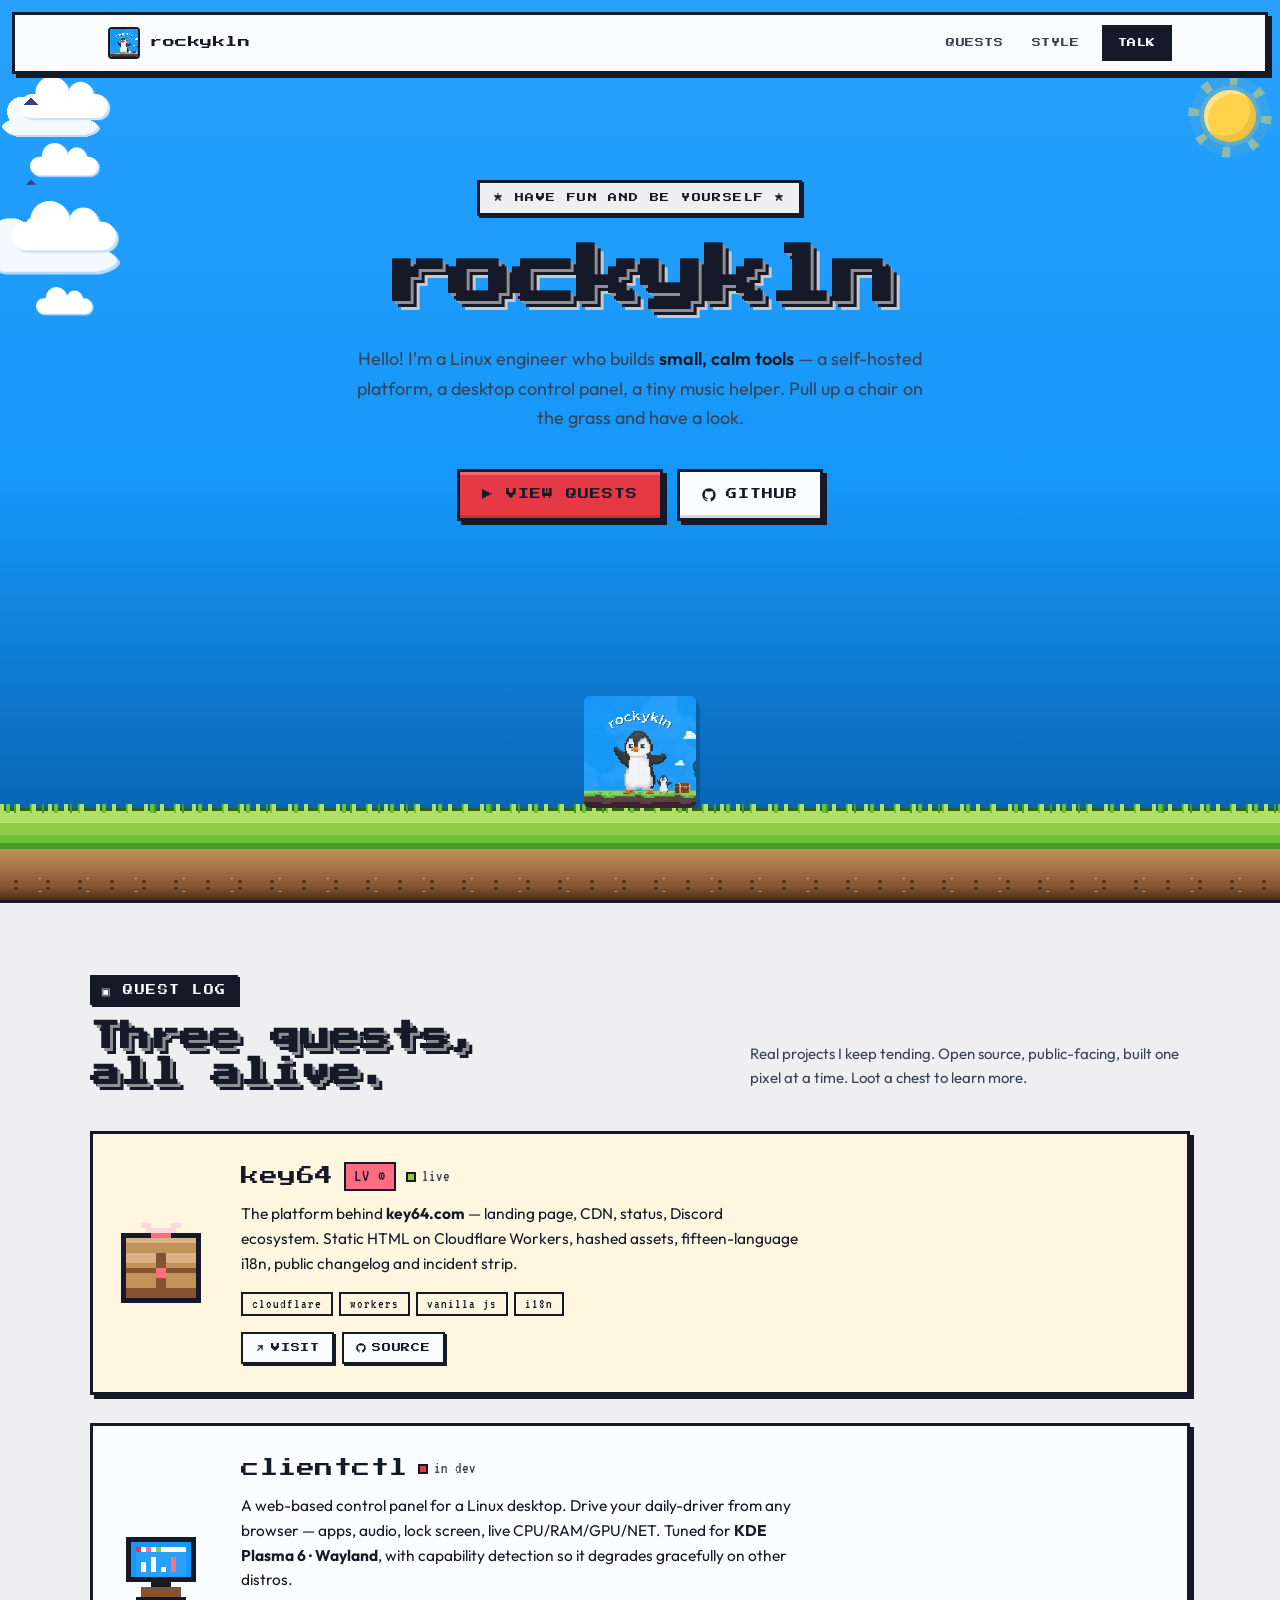
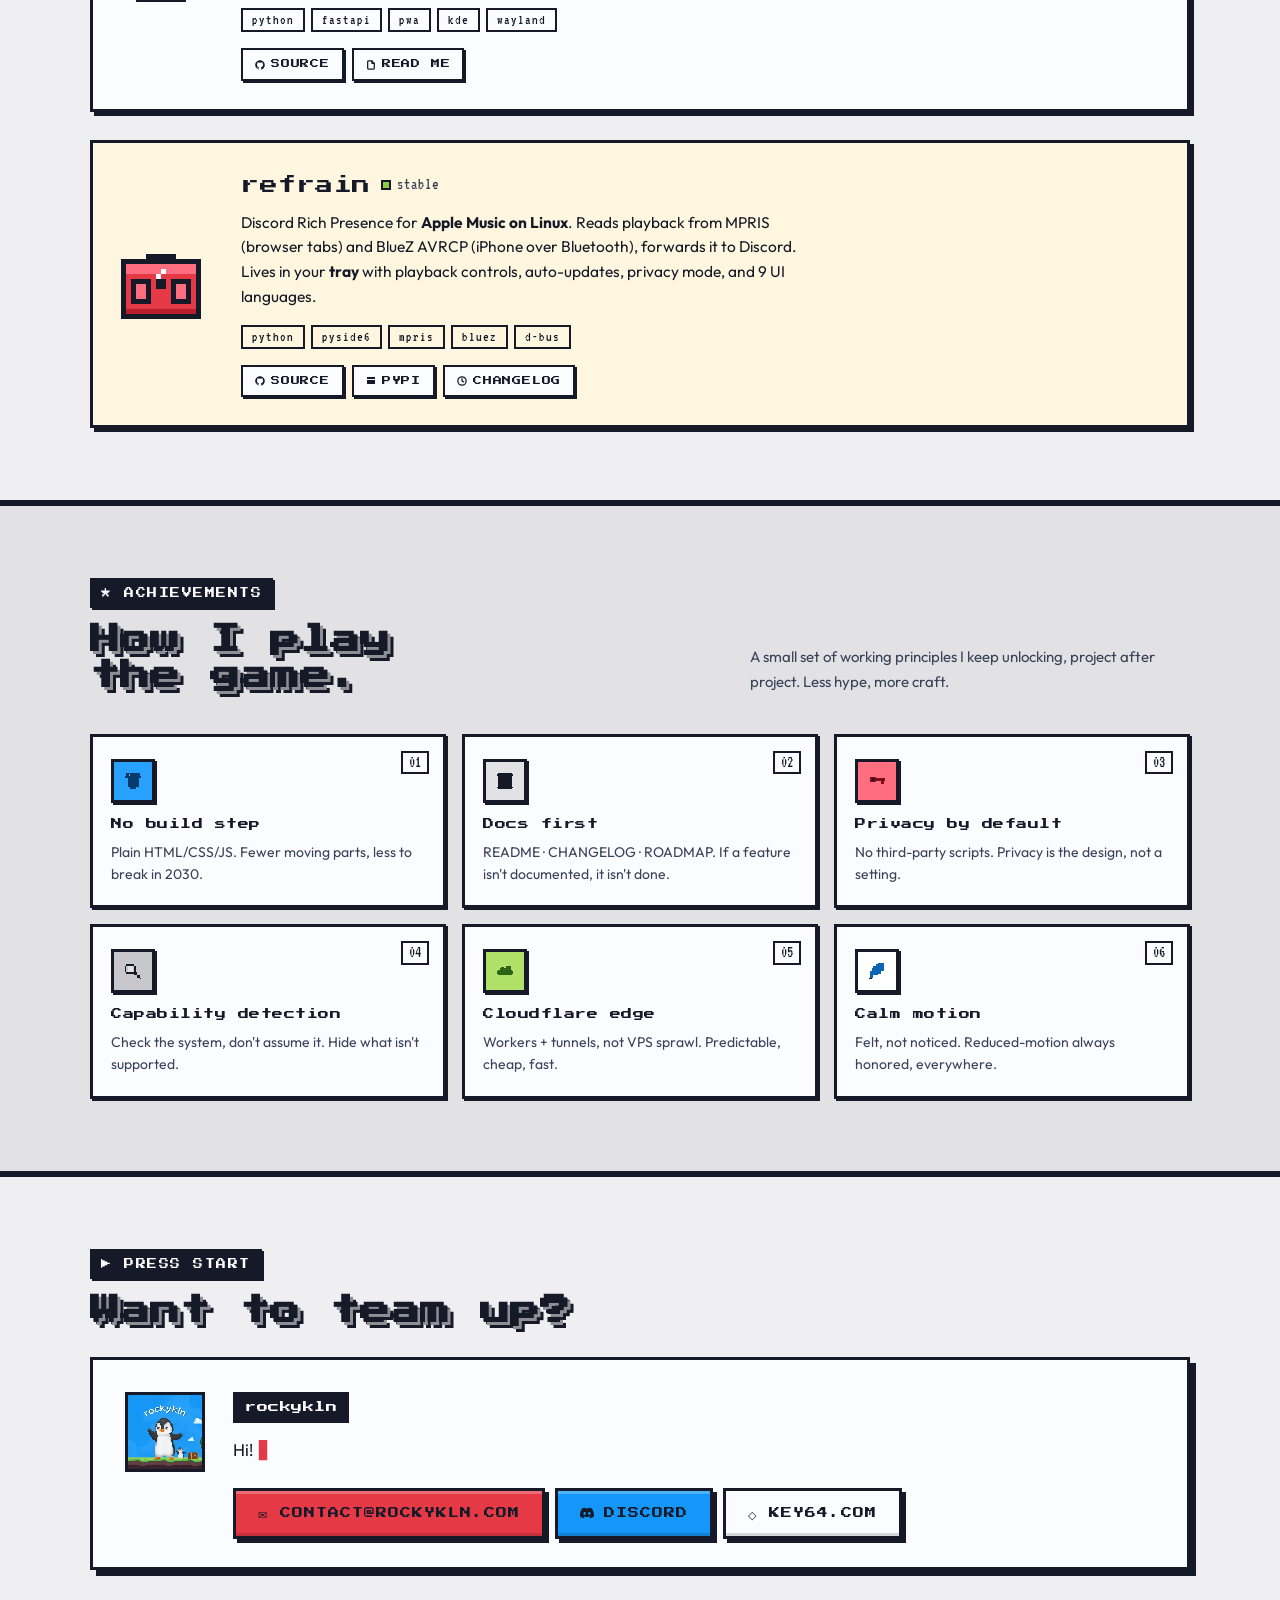
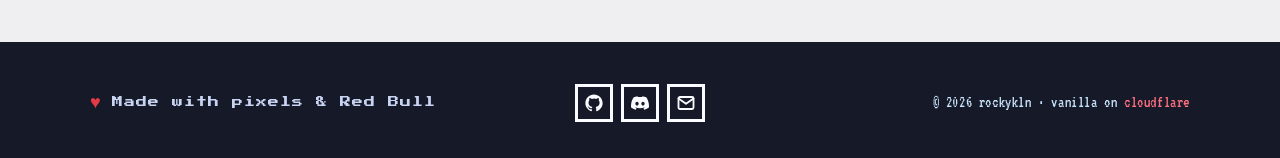
<file: index.html>
<!doctype html>
<html lang="en" dir="ltr">
<head>
  <!-- ── Basics ──────────────────────────────────────────────── -->
  <meta charset="utf-8">
  <meta name="viewport" content="width=device-width, initial-scale=1, minimum-scale=1, viewport-fit=cover, interactive-widget=resizes-content">
  <meta name="format-detection" content="telephone=no">
  <meta name="referrer" content="strict-origin-when-cross-origin">

  <!-- ── Title + description ─────────────────────────────────── -->
  <title>rockykln · Have fun and be yourself</title>
  <meta name="description" content="Pixel-art portfolio of rockykln — Linux engineer from Germany. Three projects: key64 (self-hosted platform on Cloudflare), clientctl (web control panel for KDE Plasma 6 / Wayland), refrain (Discord Rich Presence for Apple Music on Linux).">
  <meta name="keywords" content="rockykln, linux engineer, kde plasma 6, wayland, cloudflare workers, fastapi, python, discord rpc, apple music linux, mpris, bluez, pixel art portfolio, self-hosted">
  <meta name="author" content="rockykln">
  <link rel="canonical" href="https://rockykln.de/">
  <link rel="alternate" hreflang="en" href="https://rockykln.de/">
  <link rel="alternate" hreflang="x-default" href="https://rockykln.de/">

  <!-- ── Robots ──────────────────────────────────────────────── -->
  <meta name="robots" content="index, follow, max-image-preview:large, max-snippet:-1, max-video-preview:-1">
  <meta name="googlebot" content="index, follow">

  <!-- ── Theme ───────────────────────────────────────────────── -->
  <meta name="theme-color" content="#1597F9" media="(prefers-color-scheme: light)">
  <meta name="theme-color" content="#0F1E4A" media="(prefers-color-scheme: dark)">
  <meta name="color-scheme" content="light dark">

  <!-- ── Apple ───────────────────────────────────────────────── -->
  <meta name="apple-mobile-web-app-capable" content="yes">
  <meta name="mobile-web-app-capable" content="yes">
  <meta name="apple-mobile-web-app-status-bar-style" content="black-translucent">
  <meta name="apple-mobile-web-app-title" content="rockykln">
  <meta name="application-name" content="rockykln">

  <!-- ── Microsoft tile ──────────────────────────────────────── -->
  <meta name="msapplication-TileColor" content="#1597F9">
  <meta name="msapplication-config" content="none">

  <!-- ── Icons ───────────────────────────────────────────────── -->
  <link rel="icon"             href="/icons/favicon.svg" type="image/svg+xml">
  <link rel="icon"             href="/icons/icon-192.png" type="image/png" sizes="192x192">
  <link rel="apple-touch-icon" href="/icons/apple-touch-icon.png" sizes="180x180">
  <link rel="mask-icon"        href="/icons/favicon.svg" color="#1597F9">
  <link rel="manifest"         href="/manifest.json">

  <!-- ── Open Graph ──────────────────────────────────────────── -->
  <meta property="og:type"             content="website">
  <meta property="og:site_name"        content="rockykln">
  <meta property="og:title"            content="rockykln · Have fun and be yourself">
  <meta property="og:description"      content="Linux engineer building small, calm tools. Three quests: key64 (self-hosted platform on Cloudflare), clientctl (web control panel for KDE Plasma 6), refrain (Discord Rich Presence for Apple Music on Linux).">
  <meta property="og:url"              content="https://rockykln.de/">
  <meta property="og:locale"           content="en_US">
  <meta property="og:image"            content="https://rockykln.de/icons/banner-og.jpg">
  <meta property="og:image:secure_url" content="https://rockykln.de/icons/banner-og.jpg">
  <meta property="og:image:type"       content="image/jpeg">
  <meta property="og:image:width"      content="1200">
  <meta property="og:image:height"     content="630">
  <meta property="og:image:alt"        content="Pixel-art landscape: penguin standing on grass under a blue sky with drifting clouds.">
  <meta property="og:updated_time"     content="2026-05-12T00:00:00Z">

  <!-- ── Twitter ─────────────────────────────────────────────── -->
  <meta name="twitter:card"        content="summary_large_image">
  <meta name="twitter:title"       content="rockykln · Have fun and be yourself">
  <meta name="twitter:description" content="Linux engineer building small, calm tools. Three quests: key64, clientctl, refrain.">
  <meta name="twitter:image"       content="https://rockykln.de/icons/banner-og.jpg">
  <meta name="twitter:image:alt"   content="Pixel-art landscape with the rockykln penguin standing on grass.">

  <!-- ── Network hints ───────────────────────────────────────── -->
  <link rel="preconnect"   href="https://fonts.googleapis.com">
  <link rel="preconnect"   href="https://fonts.gstatic.com" crossorigin>
  <link rel="dns-prefetch" href="https://api.github.com">

  <!-- ── Critical assets (preload) ───────────────────────────── -->
  <link rel="preload" as="image" href="/icons/penguin.webp" type="image/webp" fetchpriority="high">
  <link rel="preload" as="style" href="/css/style.css?v=1">

  <!-- ── Stylesheets ─────────────────────────────────────────── -->
  <link rel="stylesheet" href="https://fonts.googleapis.com/css2?family=Press+Start+2P&family=VT323&family=Outfit:wght@400;600;700&display=swap">
  <link rel="stylesheet" href="/css/style.css?v=1">

  <!-- ── Discoverability ─────────────────────────────────────── -->
  <link rel="sitemap" type="application/xml" href="/sitemap.xml" title="Sitemap">
  <link rel="author" href="/humans.txt">

  <!-- ── JSON-LD: WebSite + Person + ItemList ────────────────── -->
  <script type="application/ld+json">
  {
    "@context": "https://schema.org",
    "@type": "WebSite",
    "@id": "https://rockykln.de/#website",
    "url": "https://rockykln.de/",
    "name": "rockykln",
    "description": "Pixel-art portfolio of rockykln — Linux engineer from Germany.",
    "inLanguage": "en",
    "publisher": { "@id": "https://rockykln.de/#person" },
    "copyrightHolder": { "@id": "https://rockykln.de/#person" },
    "copyrightYear": 2026
  }
  </script>

  <script type="application/ld+json">
  {
    "@context": "https://schema.org",
    "@type": "Person",
    "@id": "https://rockykln.de/#person",
    "name": "rockykln",
    "alternateName": "Rockykln",
    "url": "https://rockykln.de",
    "image": "https://rockykln.de/icons/icon-512.png",
    "description": "Linux engineer building small, calm tools — self-hosted platforms, desktop utilities, and the infrastructure behind them.",
    "jobTitle": "Linux Engineer",
    "knowsAbout": [
      "Linux",
      "KDE Plasma 6",
      "Wayland",
      "Cloudflare Workers",
      "Python",
      "FastAPI",
      "Self-hosted infrastructure",
      "Discord Rich Presence",
      "MPRIS",
      "BlueZ"
    ],
    "address": {
      "@type": "PostalAddress",
      "addressCountry": "DE"
    },
    "email": "mailto:contact@rockykln.com",
    "sameAs": [
      "https://github.com/Rockykln",
      "https://discord.com/users/722068753617125466",
      "https://www.key64.com"
    ]
  }
  </script>

  <script type="application/ld+json">
  {
    "@context": "https://schema.org",
    "@type": "ItemList",
    "name": "rockykln · projects",
    "itemListElement": [
      {
        "@type": "ListItem",
        "position": 1,
        "item": {
          "@type": "WebSite",
          "name": "key64",
          "url": "https://www.key64.com",
          "description": "Self-hosted platform — landing page, CDN, status, Discord ecosystem. Static HTML on Cloudflare Workers."
        }
      },
      {
        "@type": "ListItem",
        "position": 2,
        "item": {
          "@type": "SoftwareApplication",
          "name": "clientctl",
          "url": "https://github.com/Rockykln/clientctl",
          "applicationCategory": "DeveloperApplication",
          "operatingSystem": "Linux (KDE Plasma 6 / Wayland)",
          "description": "Web-based control panel for a Linux desktop. Apps, audio, displays, sysinfo — from any browser."
        }
      },
      {
        "@type": "ListItem",
        "position": 3,
        "item": {
          "@type": "SoftwareApplication",
          "name": "refrain",
          "url": "https://github.com/Rockykln/refrain",
          "applicationCategory": "MultimediaApplication",
          "operatingSystem": "Linux",
          "description": "Discord Rich Presence for Apple Music on Linux. Reads MPRIS + BlueZ AVRCP, forwards to Discord."
        }
      }
    ]
  }
  </script>
</head>
<body>

  <a class="skip-link" href="#main">Skip to content</a>

  <!-- ── Nav ──────────────────────────────────────────────────── -->
  <nav class="nav" aria-label="Primary">
    <div class="nav-inner">
      <a class="nav-brand" href="/" aria-label="Home">
        <img class="nav-avatar" src="/icons/penguin.webp" alt="" width="32" height="32" loading="eager" decoding="async">
        rockykln
      </a>
      <div class="nav-links">
        <a class="nav-link" href="#quests">Quests</a>
        <a class="nav-link nav-link--alt" href="#achievements">Style</a>
        <a class="nav-link is-cta" href="#talk">Talk</a>
      </div>
    </div>
  </nav>

  <!-- ── Hero scene ───────────────────────────────────────────── -->
  <main id="main">
  <header class="hero">

    <!-- atmospheric layer — confined to hero so clouds + sun + birds
         don't drift over the white snow sections below -->
    <div class="sky-layer" aria-hidden="true"></div>
    <div class="starfield" aria-hidden="true"></div>
    <button class="sun"  id="theme-toggle-sun"  type="button"
            aria-label="Switch to dark mode" title="Switch to dark mode"></button>
    <button class="moon" id="theme-toggle-moon" type="button"
            aria-label="Switch to light mode" title="Switch to light mode"></button>
    <div class="cloud c1"  aria-hidden="true"></div>
    <div class="cloud c2"  aria-hidden="true"></div>
    <div class="cloud c3"  aria-hidden="true"></div>
    <div class="cloud c4"  aria-hidden="true"></div>
    <div class="bird b1"   aria-hidden="true"></div>
    <div class="bird b2"   aria-hidden="true"></div>

    <div class="hero-stage">

      <span class="hero-tagline">★ have fun and be yourself ★</span>

      <h1 class="hero-title">
        rocky<span class="accent">kln</span>
      </h1>

      <p class="hero-sub">
        Hello! I'm a Linux engineer who builds <b>small, calm tools</b> —
        a self-hosted platform, a desktop control panel, a tiny music helper.
        Pull up a chair on the grass and have a look.
      </p>

      <div class="hero-actions">
        <a class="pix-btn" href="#quests">
          ▶ View quests
        </a>
        <a class="pix-btn pix-btn--ghost" href="https://github.com/Rockykln" target="_blank" rel="noopener noreferrer me">
          <svg width="14" height="14" viewBox="0 0 24 24" fill="currentColor" aria-hidden="true"><path d="M12 .5C5.65.5.5 5.65.5 12c0 5.08 3.29 9.39 7.86 10.91.58.11.79-.25.79-.56v-2c-3.2.7-3.88-1.37-3.88-1.37-.53-1.34-1.29-1.69-1.29-1.69-1.05-.72.08-.71.08-.71 1.16.08 1.77 1.19 1.77 1.19 1.03 1.77 2.71 1.26 3.37.96.1-.75.4-1.26.74-1.55-2.55-.29-5.24-1.28-5.24-5.69 0-1.26.45-2.29 1.18-3.09-.12-.29-.51-1.46.11-3.05 0 0 .97-.31 3.18 1.18a11.06 11.06 0 0 1 5.79 0c2.21-1.49 3.18-1.18 3.18-1.18.62 1.59.23 2.76.11 3.05.74.8 1.18 1.83 1.18 3.09 0 4.42-2.7 5.4-5.27 5.68.41.36.78 1.06.78 2.14v3.17c0 .31.21.68.8.56C20.21 21.39 23.5 17.08 23.5 12 23.5 5.65 18.35.5 12 .5z"/></svg>
          GitHub
        </a>
      </div>

    </div>

    <!-- penguin scene as direct child of .hero so absolute bottom:0
         lands at the hero's bottom (= just above the ground strip)
         regardless of where hero-stage sits inside the flex layout -->
    <div class="hero-scene">
      <img class="hero-penguin" id="penguin" src="/icons/penguin.webp" alt="" width="112" height="112" loading="eager" decoding="async" role="button" tabindex="0" aria-label="Pat the penguin">
    </div>

  </header>

  <div class="ground" aria-hidden="true"></div>

  <!-- ── Quest log: projects ──────────────────────────────────── -->
  <section class="section" id="quests" aria-labelledby="quests-title">
    <div class="section-inner">

      <div class="section-head reveal">
        <div>
          <span class="section-label">▣ Quest log</span>
          <h2 class="section-title" id="quests-title">Three quests,<br>all alive.</h2>
        </div>
        <p class="section-blurb">
          Real projects I keep tending. Open source, public-facing, built one
          pixel at a time. Loot a chest to learn more.
        </p>
      </div>

      <div class="quest-grid">

        <!-- key64 — gold chest -->
        <article class="quest reveal">
          <div class="quest-chest" aria-hidden="true">
            <svg viewBox="0 0 16 16" shape-rendering="crispEdges" xmlns="http://www.w3.org/2000/svg">
              <!-- chest body -->
              <rect x="1" y="6"  width="14" height="9" fill="#C1925A"/>
              <rect x="1" y="6"  width="14" height="2" fill="#DAB084"/>
              <rect x="1" y="13" width="14" height="2" fill="#855332"/>
              <!-- bands -->
              <rect x="1" y="9"  width="14" height="1" fill="#855332"/>
              <rect x="7" y="6"  width="2"  height="9" fill="#855332"/>
              <!-- lid -->
              <rect x="1" y="3"  width="14" height="3" fill="#C1925A"/>
              <rect x="1" y="3"  width="14" height="1" fill="#DAB084"/>
              <rect x="0" y="3"  width="1"  height="3" fill="#161A28"/>
              <rect x="15" y="3" width="1"  height="3" fill="#161A28"/>
              <rect x="0" y="6"  width="1" height="9" fill="#161A28"/>
              <rect x="15" y="6" width="1" height="9" fill="#161A28"/>
              <rect x="0" y="15" width="16" height="1" fill="#161A28"/>
              <rect x="0" y="2"  width="16" height="1" fill="#161A28"/>
              <!-- gold lock + coin sparkle -->
              <rect x="7" y="9"  width="2"  height="2" fill="#FF6E80"/>
              <rect x="6" y="2"  width="4"  height="1" fill="#FF6E80"/>
              <rect x="5" y="1"  width="6"  height="1" fill="#FFD8DC"/>
              <rect x="4" y="0"  width="2"  height="1" fill="#FFD8DC"/>
              <rect x="10" y="0" width="2"  height="1" fill="#FFD8DC"/>
            </svg>
          </div>
          <div class="quest-body">
            <div class="quest-head">
              <div class="quest-name">key64</div>
              <span class="quest-level">LV ∞</span>
              <span class="quest-status" data-state="active">live</span>
            </div>
            <p class="quest-tagline">
              The platform behind <b>key64.com</b> — landing page, CDN, status,
              Discord ecosystem. Static HTML on Cloudflare Workers, hashed assets,
              fifteen-language i18n, public changelog and incident strip.
            </p>
            <div class="quest-tags">
              <span class="quest-tag">cloudflare</span>
              <span class="quest-tag">workers</span>
              <span class="quest-tag">vanilla js</span>
              <span class="quest-tag">i18n</span>
            </div>
            <div class="quest-actions">
              <a class="quest-link" href="https://www.key64.com" target="_blank" rel="noopener noreferrer">
                <svg width="10" height="10" viewBox="0 0 24 24" fill="none" stroke="currentColor" stroke-width="3" stroke-linecap="round" aria-hidden="true"><path d="M7 17L17 7"/><path d="M8 7h9v9"/></svg>
                Visit
              </a>
              <a class="quest-link" href="https://github.com/Rockykln" target="_blank" rel="noopener noreferrer">
                <svg width="10" height="10" viewBox="0 0 24 24" fill="currentColor" aria-hidden="true"><path d="M12 .5C5.65.5.5 5.65.5 12c0 5.08 3.29 9.39 7.86 10.91.58.11.79-.25.79-.56v-2c-3.2.7-3.88-1.37-3.88-1.37-.53-1.34-1.29-1.69-1.29-1.69-1.05-.72.08-.71.08-.71 1.16.08 1.77 1.19 1.77 1.19 1.03 1.77 2.71 1.26 3.37.96.1-.75.4-1.26.74-1.55-2.55-.29-5.24-1.28-5.24-5.69 0-1.26.45-2.29 1.18-3.09-.12-.29-.51-1.46.11-3.05 0 0 .97-.31 3.18 1.18a11.06 11.06 0 0 1 5.79 0c2.21-1.49 3.18-1.18 3.18-1.18.62 1.59.23 2.76.11 3.05.74.8 1.18 1.83 1.18 3.09 0 4.42-2.7 5.4-5.27 5.68.41.36.78 1.06.78 2.14v3.17c0 .31.21.68.8.56C20.21 21.39 23.5 17.08 23.5 12 23.5 5.65 18.35.5 12 .5z"/></svg>
                Source
              </a>
            </div>
          </div>
        </article>

        <!-- clientctl — sky chest (control monitor) -->
        <article class="quest reveal">
          <div class="quest-chest" aria-hidden="true">
            <svg viewBox="0 0 16 16" shape-rendering="crispEdges" xmlns="http://www.w3.org/2000/svg">
              <!-- monitor frame -->
              <rect x="1" y="2"  width="14" height="9" fill="#161A28"/>
              <rect x="2" y="3"  width="12" height="7" fill="#1597F9"/>
              <!-- screen content (window) -->
              <rect x="3" y="4"  width="10" height="1" fill="#FFFFFF"/>
              <rect x="3" y="5"  width="10" height="5" fill="#28A1FC"/>
              <!-- traffic lights -->
              <rect x="3" y="4"  width="1"  height="1" fill="#E63946"/>
              <rect x="5" y="4"  width="1"  height="1" fill="#FF6E80"/>
              <rect x="7" y="4"  width="1"  height="1" fill="#8FCB44"/>
              <!-- bars (cpu) -->
              <rect x="4" y="7"  width="1"  height="2" fill="#FFFFFF"/>
              <rect x="6" y="6"  width="1"  height="3" fill="#FFFFFF"/>
              <rect x="8" y="8"  width="1"  height="1" fill="#FFFFFF"/>
              <rect x="10" y="6" width="1"  height="3" fill="#FF6E80"/>
              <!-- stand + base -->
              <rect x="6" y="11" width="4"  height="1" fill="#161A28"/>
              <rect x="4" y="12" width="8"  height="2" fill="#855332"/>
              <rect x="3" y="14" width="10" height="1" fill="#161A28"/>
            </svg>
          </div>
          <div class="quest-body">
            <div class="quest-head">
              <div class="quest-name">clientctl</div>
              <span class="quest-level" data-repo="Rockykln/clientctl" data-loading>LV …</span>
              <span class="quest-status" data-state="wip">in dev</span>
            </div>
            <p class="quest-tagline">
              A web-based control panel for a Linux desktop. Drive your daily-driver
              from any browser — apps, audio, lock screen, live CPU/RAM/GPU/NET.
              Tuned for <b>KDE Plasma 6 · Wayland</b>, with capability detection so it
              degrades gracefully on other distros.
            </p>
            <div class="quest-tags">
              <span class="quest-tag">python</span>
              <span class="quest-tag">fastapi</span>
              <span class="quest-tag">pwa</span>
              <span class="quest-tag">kde</span>
              <span class="quest-tag">wayland</span>
            </div>
            <div class="quest-actions">
              <a class="quest-link" href="https://github.com/Rockykln/clientctl" target="_blank" rel="noopener noreferrer">
                <svg width="10" height="10" viewBox="0 0 24 24" fill="currentColor" aria-hidden="true"><path d="M12 .5C5.65.5.5 5.65.5 12c0 5.08 3.29 9.39 7.86 10.91.58.11.79-.25.79-.56v-2c-3.2.7-3.88-1.37-3.88-1.37-.53-1.34-1.29-1.69-1.29-1.69-1.05-.72.08-.71.08-.71 1.16.08 1.77 1.19 1.77 1.19 1.03 1.77 2.71 1.26 3.37.96.1-.75.4-1.26.74-1.55-2.55-.29-5.24-1.28-5.24-5.69 0-1.26.45-2.29 1.18-3.09-.12-.29-.51-1.46.11-3.05 0 0 .97-.31 3.18 1.18a11.06 11.06 0 0 1 5.79 0c2.21-1.49 3.18-1.18 3.18-1.18.62 1.59.23 2.76.11 3.05.74.8 1.18 1.83 1.18 3.09 0 4.42-2.7 5.4-5.27 5.68.41.36.78 1.06.78 2.14v3.17c0 .31.21.68.8.56C20.21 21.39 23.5 17.08 23.5 12 23.5 5.65 18.35.5 12 .5z"/></svg>
                Source
              </a>
              <a class="quest-link" href="https://github.com/Rockykln/clientctl/blob/main/README.md" target="_blank" rel="noopener noreferrer">
                <svg width="10" height="10" viewBox="0 0 24 24" fill="none" stroke="currentColor" stroke-width="3" stroke-linecap="round" stroke-linejoin="round" aria-hidden="true"><path d="M14 2H6a2 2 0 0 0-2 2v16a2 2 0 0 0 2 2h12a2 2 0 0 0 2-2V8z"/><path d="M14 2v6h6"/></svg>
                Read me
              </a>
            </div>
          </div>
        </article>

        <!-- refrain — pink/orange chest with music note -->
        <article class="quest reveal">
          <div class="quest-chest" aria-hidden="true">
            <svg viewBox="0 0 16 16" shape-rendering="crispEdges" xmlns="http://www.w3.org/2000/svg">
              <!-- boombox body -->
              <rect x="1" y="4"  width="14" height="10" fill="#E63946"/>
              <rect x="1" y="4"  width="14" height="2"  fill="#FF6E80"/>
              <rect x="1" y="13" width="14" height="1"  fill="#B81E2C"/>
              <!-- handle -->
              <rect x="5" y="2"  width="6"  height="1"  fill="#161A28"/>
              <rect x="5" y="3"  width="1"  height="1"  fill="#161A28"/>
              <rect x="10" y="3" width="1"  height="1"  fill="#161A28"/>
              <!-- speakers -->
              <rect x="2" y="7"  width="4"  height="5"  fill="#161A28"/>
              <rect x="3" y="8"  width="2"  height="3"  fill="#FF6E80"/>
              <rect x="10" y="7" width="4"  height="5"  fill="#161A28"/>
              <rect x="11" y="8" width="2"  height="3"  fill="#FF6E80"/>
              <!-- screen / notes -->
              <rect x="7" y="7"  width="2"  height="2"  fill="#161A28"/>
              <rect x="7" y="6"  width="1"  height="1"  fill="#FFFFFF"/>
              <rect x="8" y="5"  width="1"  height="1"  fill="#FFFFFF"/>
              <!-- frame -->
              <rect x="0" y="3"  width="1"  height="11" fill="#161A28"/>
              <rect x="15" y="3" width="1"  height="11" fill="#161A28"/>
              <rect x="0" y="14" width="16" height="1"  fill="#161A28"/>
              <rect x="1" y="3"  width="14" height="1"  fill="#161A28"/>
            </svg>
          </div>
          <div class="quest-body">
            <div class="quest-head">
              <div class="quest-name">refrain</div>
              <span class="quest-level" data-repo="Rockykln/refrain" data-loading>LV …</span>
              <span class="quest-status" data-state="active">stable</span>
            </div>
            <p class="quest-tagline">
              Discord Rich Presence for <b>Apple Music on Linux</b>. Reads playback
              from MPRIS (browser tabs) and BlueZ AVRCP (iPhone over Bluetooth),
              forwards it to Discord. Lives in your <b>tray</b> with playback
              controls, auto-updates, privacy mode, and 9 UI languages.
            </p>
            <div class="quest-tags">
              <span class="quest-tag">python</span>
              <span class="quest-tag">pyside6</span>
              <span class="quest-tag">mpris</span>
              <span class="quest-tag">bluez</span>
              <span class="quest-tag">d-bus</span>
            </div>
            <div class="quest-actions">
              <a class="quest-link" href="https://github.com/Rockykln/refrain" target="_blank" rel="noopener noreferrer">
                <svg width="10" height="10" viewBox="0 0 24 24" fill="currentColor" aria-hidden="true"><path d="M12 .5C5.65.5.5 5.65.5 12c0 5.08 3.29 9.39 7.86 10.91.58.11.79-.25.79-.56v-2c-3.2.7-3.88-1.37-3.88-1.37-.53-1.34-1.29-1.69-1.29-1.69-1.05-.72.08-.71.08-.71 1.16.08 1.77 1.19 1.77 1.19 1.03 1.77 2.71 1.26 3.37.96.1-.75.4-1.26.74-1.55-2.55-.29-5.24-1.28-5.24-5.69 0-1.26.45-2.29 1.18-3.09-.12-.29-.51-1.46.11-3.05 0 0 .97-.31 3.18 1.18a11.06 11.06 0 0 1 5.79 0c2.21-1.49 3.18-1.18 3.18-1.18.62 1.59.23 2.76.11 3.05.74.8 1.18 1.83 1.18 3.09 0 4.42-2.7 5.4-5.27 5.68.41.36.78 1.06.78 2.14v3.17c0 .31.21.68.8.56C20.21 21.39 23.5 17.08 23.5 12 23.5 5.65 18.35.5 12 .5z"/></svg>
                Source
              </a>
              <a class="quest-link" href="https://pypi.org/project/refrain/" target="_blank" rel="noopener noreferrer">
                <svg width="10" height="10" viewBox="0 0 16 16" shape-rendering="crispEdges" aria-hidden="true">
                  <rect x="2" y="2" width="12" height="3" fill="currentColor"/>
                  <rect x="2" y="6" width="12" height="3" fill="currentColor"/>
                  <rect x="2" y="10" width="12" height="3" fill="currentColor"/>
                </svg>
                PyPI
              </a>
              <a class="quest-link" href="https://github.com/Rockykln/refrain/blob/main/CHANGELOG.md" target="_blank" rel="noopener noreferrer">
                <svg width="10" height="10" viewBox="0 0 24 24" fill="none" stroke="currentColor" stroke-width="3" stroke-linecap="round" stroke-linejoin="round" aria-hidden="true"><circle cx="12" cy="12" r="10"/><path d="M12 6v6l4 2"/></svg>
                Changelog
              </a>
            </div>
          </div>
        </article>

      </div>
    </div>
  </section>

  <!-- ── Achievements: how I work ─────────────────────────────── -->
  <section class="section section--paper" id="achievements" aria-labelledby="achievements-title">
    <div class="section-inner">

      <div class="section-head reveal">
        <div>
          <span class="section-label">★ Achievements</span>
          <h2 class="section-title" id="achievements-title">How I play<br>the game.</h2>
        </div>
        <p class="section-blurb">
          A small set of working principles I keep unlocking, project after project.
          Less hype, more craft.
        </p>
      </div>

      <div class="ach-grid">

        <div class="ach reveal">
          <div class="ach-id">01</div>
          <div class="ach-icon" aria-hidden="true">
            <!-- gem -->
            <svg viewBox="0 0 16 16" shape-rendering="crispEdges">
              <rect x="3" y="2" width="10" height="2" fill="currentColor"/>
              <rect x="2" y="4" width="12" height="2" fill="currentColor"/>
              <rect x="4" y="6" width="8" height="6" fill="currentColor"/>
              <rect x="6" y="12" width="4" height="2" fill="currentColor"/>
              <rect x="5" y="3" width="1" height="1" fill="#FFFFFF" opacity="0.6"/>
            </svg>
          </div>
          <div class="ach-title">No build step</div>
          <p class="ach-desc">Plain HTML/CSS/JS. Fewer moving parts, less to break in 2030.</p>
        </div>

        <div class="ach reveal">
          <div class="ach-id">02</div>
          <div class="ach-icon" aria-hidden="true">
            <!-- scroll -->
            <svg viewBox="0 0 16 16" shape-rendering="crispEdges">
              <rect x="3" y="2" width="10" height="12" fill="currentColor"/>
              <rect x="2" y="3" width="12" height="1" fill="currentColor"/>
              <rect x="2" y="12" width="12" height="1" fill="currentColor"/>
              <rect x="5" y="5" width="6" height="1" fill="#161A28"/>
              <rect x="5" y="7" width="6" height="1" fill="#161A28"/>
              <rect x="5" y="9" width="4" height="1" fill="#161A28"/>
            </svg>
          </div>
          <div class="ach-title">Docs first</div>
          <p class="ach-desc">README · CHANGELOG · ROADMAP. If a feature isn't documented, it isn't done.</p>
        </div>

        <div class="ach reveal">
          <div class="ach-id">03</div>
          <div class="ach-icon" aria-hidden="true">
            <!-- key -->
            <svg viewBox="0 0 16 16" shape-rendering="crispEdges">
              <rect x="3" y="5" width="4" height="4" fill="currentColor"/>
              <rect x="4" y="6" width="2" height="2" fill="#161A28"/>
              <rect x="7" y="6" width="6" height="2" fill="currentColor"/>
              <rect x="11" y="8" width="2" height="2" fill="currentColor"/>
              <rect x="13" y="6" width="1" height="2" fill="currentColor"/>
            </svg>
          </div>
          <div class="ach-title">Privacy by default</div>
          <p class="ach-desc">No third-party scripts. Privacy is the design, not a setting.</p>
        </div>

        <div class="ach reveal">
          <div class="ach-id">04</div>
          <div class="ach-icon" aria-hidden="true">
            <!-- magnifier -->
            <svg viewBox="0 0 16 16" shape-rendering="crispEdges">
              <rect x="3" y="3" width="6" height="1" fill="currentColor"/>
              <rect x="3" y="9" width="6" height="1" fill="currentColor"/>
              <rect x="2" y="4" width="1" height="5" fill="currentColor"/>
              <rect x="9" y="4" width="1" height="5" fill="currentColor"/>
              <rect x="4" y="4" width="4" height="5" fill="#FFFFFF" opacity="0.5"/>
              <rect x="9" y="9" width="2" height="2" fill="currentColor"/>
              <rect x="11" y="11" width="2" height="2" fill="currentColor"/>
              <rect x="13" y="13" width="1" height="1" fill="currentColor"/>
            </svg>
          </div>
          <div class="ach-title">Capability detection</div>
          <p class="ach-desc">Check the system, don't assume it. Hide what isn't supported.</p>
        </div>

        <div class="ach reveal">
          <div class="ach-id">05</div>
          <div class="ach-icon" aria-hidden="true">
            <!-- cloud -->
            <svg viewBox="0 0 16 16" shape-rendering="crispEdges">
              <rect x="4" y="6" width="8" height="1" fill="currentColor"/>
              <rect x="3" y="7" width="10" height="4" fill="currentColor"/>
              <rect x="2" y="8" width="12" height="2" fill="currentColor"/>
              <rect x="5" y="5" width="2" height="1" fill="currentColor"/>
              <rect x="9" y="4" width="3" height="2" fill="currentColor"/>
            </svg>
          </div>
          <div class="ach-title">Cloudflare edge</div>
          <p class="ach-desc">Workers + tunnels, not VPS sprawl. Predictable, cheap, fast.</p>
        </div>

        <div class="ach reveal">
          <div class="ach-id">06</div>
          <div class="ach-icon" aria-hidden="true">
            <!-- leaf -->
            <svg viewBox="0 0 16 16" shape-rendering="crispEdges">
              <rect x="9"  y="2" width="4" height="1" fill="currentColor"/>
              <rect x="7"  y="3" width="6" height="1" fill="currentColor"/>
              <rect x="5"  y="4" width="8" height="2" fill="currentColor"/>
              <rect x="4"  y="6" width="9" height="2" fill="currentColor"/>
              <rect x="3"  y="8" width="8" height="2" fill="currentColor"/>
              <rect x="3"  y="10" width="6" height="1" fill="currentColor"/>
              <rect x="3"  y="11" width="2" height="2" fill="currentColor"/>
              <rect x="2"  y="13" width="2" height="1" fill="#161A28"/>
            </svg>
          </div>
          <div class="ach-title">Calm motion</div>
          <p class="ach-desc">Felt, not noticed. Reduced-motion always honored, everywhere.</p>
        </div>

      </div>
    </div>
  </section>

  <!-- ── Talk dialog ──────────────────────────────────────────── -->
  <section class="section" id="talk" aria-labelledby="talk-title">
    <div class="section-inner">

      <div class="section-head section-head--tight reveal">
        <div>
          <span class="section-label">▶ Press start</span>
          <h2 class="section-title" id="talk-title">Want to team up?</h2>
        </div>
      </div>

      <div class="dialog reveal">
        <div class="dialog-portrait">
          <img src="/icons/penguin.webp" alt="rockykln" width="80" height="80" loading="lazy" decoding="async">
        </div>
        <div class="dialog-body">
          <div class="dialog-name">rockykln</div>
          <p class="dialog-text" id="dialog-text" data-text="Hi! Email is the best way to reach me — I read everything, I reply to most. If your idea fits one of my quests, even better.">
            Hi! Email is the best way to reach me — I read everything,
            I reply to most. If your idea fits one of my quests, even better.
            <span class="blink"></span>
          </p>
          <div class="dialog-actions">
            <a class="pix-btn" href="mailto:contact@rockykln.com">
              ✉ contact@rockykln.com
            </a>
            <a class="pix-btn pix-btn--sky" href="https://discord.com/users/722068753617125466" target="_blank" rel="noopener noreferrer me">
              <svg width="14" height="14" viewBox="0 0 24 24" fill="currentColor" aria-hidden="true"><path d="M20.317 4.37a19.79 19.79 0 0 0-4.885-1.515.074.074 0 0 0-.079.037c-.21.375-.444.864-.608 1.25a18.27 18.27 0 0 0-5.487 0 12.64 12.64 0 0 0-.617-1.25.077.077 0 0 0-.079-.037A19.736 19.736 0 0 0 3.677 4.37a.07.07 0 0 0-.032.027C.533 9.046-.32 13.58.099 18.057a.082.082 0 0 0 .031.057 19.9 19.9 0 0 0 5.993 3.03.078.078 0 0 0 .084-.028c.462-.63.874-1.295 1.226-1.994a.076.076 0 0 0-.041-.106 13.107 13.107 0 0 1-1.872-.892.077.077 0 0 1-.008-.128c.126-.094.252-.192.372-.291a.074.074 0 0 1 .077-.01c3.928 1.793 8.18 1.793 12.062 0a.074.074 0 0 1 .078.01c.12.099.246.198.373.292a.077.077 0 0 1-.006.127 12.299 12.299 0 0 1-1.873.892.077.077 0 0 0-.041.107c.36.698.772 1.362 1.225 1.993a.076.076 0 0 0 .084.028 19.84 19.84 0 0 0 6.002-3.03.077.077 0 0 0 .032-.054c.5-5.177-.838-9.674-3.549-13.66a.061.061 0 0 0-.031-.03zM8.02 15.331c-1.183 0-2.157-1.085-2.157-2.419 0-1.333.956-2.419 2.157-2.419 1.21 0 2.176 1.096 2.157 2.42 0 1.333-.956 2.418-2.157 2.418zm7.975 0c-1.183 0-2.157-1.085-2.157-2.419 0-1.333.955-2.419 2.157-2.419 1.21 0 2.176 1.096 2.157 2.42 0 1.333-.946 2.418-2.157 2.418z"/></svg>
              Discord
            </a>
            <a class="pix-btn pix-btn--ghost" href="https://www.key64.com" target="_blank" rel="noopener noreferrer">
              ◇ key64.com
            </a>
          </div>
        </div>
      </div>
    </div>
  </section>

  </main>

  <!-- ── Footer ───────────────────────────────────────────────── -->
  <footer class="footer">
    <div class="footer-inner">
      <span class="footer-brand">
        <span class="heart">♥</span>
        Made with pixels &amp; Red Bull
      </span>

      <div class="footer-social" aria-label="Social">
        <a href="https://github.com/Rockykln" target="_blank" rel="noopener noreferrer me" aria-label="GitHub" title="GitHub">
          <svg width="18" height="18" viewBox="0 0 24 24" fill="currentColor" aria-hidden="true"><path d="M12 .5C5.65.5.5 5.65.5 12c0 5.08 3.29 9.39 7.86 10.91.58.11.79-.25.79-.56v-2c-3.2.7-3.88-1.37-3.88-1.37-.53-1.34-1.29-1.69-1.29-1.69-1.05-.72.08-.71.08-.71 1.16.08 1.77 1.19 1.77 1.19 1.03 1.77 2.71 1.26 3.37.96.1-.75.4-1.26.74-1.55-2.55-.29-5.24-1.28-5.24-5.69 0-1.26.45-2.29 1.18-3.09-.12-.29-.51-1.46.11-3.05 0 0 .97-.31 3.18 1.18a11.06 11.06 0 0 1 5.79 0c2.21-1.49 3.18-1.18 3.18-1.18.62 1.59.23 2.76.11 3.05.74.8 1.18 1.83 1.18 3.09 0 4.42-2.7 5.4-5.27 5.68.41.36.78 1.06.78 2.14v3.17c0 .31.21.68.8.56C20.21 21.39 23.5 17.08 23.5 12 23.5 5.65 18.35.5 12 .5z"/></svg>
        </a>
        <a href="https://discord.com/users/722068753617125466" target="_blank" rel="noopener noreferrer me" aria-label="Discord" title="Discord">
          <svg width="18" height="18" viewBox="0 0 24 24" fill="currentColor" aria-hidden="true"><path d="M20.317 4.37a19.79 19.79 0 0 0-4.885-1.515.074.074 0 0 0-.079.037c-.21.375-.444.864-.608 1.25a18.27 18.27 0 0 0-5.487 0 12.64 12.64 0 0 0-.617-1.25.077.077 0 0 0-.079-.037A19.736 19.736 0 0 0 3.677 4.37a.07.07 0 0 0-.032.027C.533 9.046-.32 13.58.099 18.057a.082.082 0 0 0 .031.057 19.9 19.9 0 0 0 5.993 3.03.078.078 0 0 0 .084-.028c.462-.63.874-1.295 1.226-1.994a.076.076 0 0 0-.041-.106 13.107 13.107 0 0 1-1.872-.892.077.077 0 0 1-.008-.128c.126-.094.252-.192.372-.291a.074.074 0 0 1 .077-.01c3.928 1.793 8.18 1.793 12.062 0a.074.074 0 0 1 .078.01c.12.099.246.198.373.292a.077.077 0 0 1-.006.127 12.299 12.299 0 0 1-1.873.892.077.077 0 0 0-.041.107c.36.698.772 1.362 1.225 1.993a.076.076 0 0 0 .084.028 19.84 19.84 0 0 0 6.002-3.03.077.077 0 0 0 .032-.054c.5-5.177-.838-9.674-3.549-13.66a.061.061 0 0 0-.031-.03zM8.02 15.331c-1.183 0-2.157-1.085-2.157-2.419 0-1.333.956-2.419 2.157-2.419 1.21 0 2.176 1.096 2.157 2.42 0 1.333-.956 2.418-2.157 2.418zm7.975 0c-1.183 0-2.157-1.085-2.157-2.419 0-1.333.955-2.419 2.157-2.419 1.21 0 2.176 1.096 2.157 2.42 0 1.333-.946 2.418-2.157 2.418z"/></svg>
        </a>
        <a href="mailto:contact@rockykln.com" aria-label="Email" title="Email">
          <svg width="18" height="18" viewBox="0 0 24 24" fill="none" stroke="currentColor" stroke-width="2.4" stroke-linecap="round" stroke-linejoin="round" aria-hidden="true"><path d="M4 4h16a2 2 0 0 1 2 2v12a2 2 0 0 1-2 2H4a2 2 0 0 1-2-2V6a2 2 0 0 1 2-2z"/><path d="M22 6l-10 7L2 6"/></svg>
        </a>
      </div>

      <span class="footer-meta">
        © <span id="year">2026</span> rockykln · vanilla on
        <a href="https://www.cloudflare.com/" target="_blank" rel="noopener noreferrer">cloudflare</a>
      </span>
    </div>
  </footer>

  <!-- ── Penguin jump counter (easter egg) ────────────────────── -->
  <div class="jump-counter" id="jump-counter" aria-live="polite">
    ★ <span id="jump-count">1</span> hop
  </div>

  <script src="/js/main.js?v=1" defer></script>
</body>
</html>
</file>
<file: css/style.css>
/* ============================================================
   rockykln · portfolio
   Aesthetic: pixel-art platformer · indie game title screen
   Have fun and be yourself.
   ============================================================ */

/* ── Variables ──────────────────────────────────────────────── */

:root {
  /* ── Sky (anchored on real banner #1597F9) ────────────────── */
  --sky-light:    #28A1FC;   /* hsl 206 97 58 — upper sky */
  --sky:          #1597F9;   /* hsl 206 95 53 — main sky */
  --sky-mid:      #0E84DD;   /* hsl 206 88 46 — depth band */
  --sky-deep:     #0A66B5;   /* hsl 206 89 38 — horizon */
  --sky-ink:      #033B6F;   /* hsl 209 92 22 — text on sky */

  --cloud:        #FFFFFF;
  --cloud-edge:   #F0F9FF;
  --cloud-shade:  #C7E3FB;

  /* ── Grass (#98D657 lime + #56BB43 mid) ───────────────────── */
  --grass-light:  #B0E067;   /* hsl 84 67 64 — sun-kissed top */
  --grass:        #8FCB44;   /* hsl 86 56 53 — main blade */
  --grass-mid:    #6FBE38;   /* hsl 92 56 48 — body */
  --grass-deep:   #4A9926;   /* hsl 99 60 38 — shadow */
  --grass-shadow: #2D6418;   /* hsl 105 62 25 — root */

  /* ── Earth (#C1925A warm tan + #855332 deep) ──────────────── */
  --earth-light:  #DAB084;   /* hsl 30 51 69 — highlight */
  --earth:        #C1925A;   /* hsl 33 45 55 — main wood/dirt */
  --earth-deep:   #855332;   /* hsl 24 45 36 — shadow */
  --earth-dark:   #4A2D1A;   /* hsl 22 47 20 — deepest */

  /* ── Red accent — triadic with sky-blue (~210°) and grass-green (~86°)
        at ~350°. Analogous to the orange penguin beak so the avatar fits
        the palette instead of clashing with it. Pixel-art classic. ──── */
  --red-glow:   #FFD8DC;   /* hsl 354 100 92 — highlight / shine */
  --red-light:  #FF6E80;   /* hsl 353 100 71 — hover state */
  --red:        #E63946;   /* hsl 355 78 56 — MAIN accent */
  --red-deep:   #B81E2C;   /* hsl 355 72 42 — pressed */
  --red-shadow: #7A0F1A;   /* hsl 354 78 27 — deepest */

  /* Legacy aliases — orange/gold/berry consumers all flow to red. */
  --orange-light: var(--red-light);
  --orange:       var(--red);
  --orange-deep:  var(--red-deep);
  --gold-glow:    var(--red-glow);
  --gold:         var(--red-light);
  --gold-deep:    var(--red-deep);
  --berry-glow:   var(--red-glow);
  --berry-light:  var(--red-light);
  --berry:        var(--red);
  --berry-deep:   var(--red-deep);
  --berry-shadow: var(--red-shadow);

  /* ── Ink + paper (slight blue tint for cohesion) ──────────── */
  --ink:          #161A28;   /* hsl 224 28 12 — body text */
  --ink-soft:     #3A4258;   /* hsl 222 20 29 — secondary */
  --ink-faint:    #6B7488;   /* hsl 220 12 47 — muted */
  --snow:         #FAFCFF;   /* hsl 220 100 99 — pure-white where needed */
  --paper:        #FFF6E0;   /* hsl 44 100 94 — warm cream alt */
  --paper-edge:   #F4E9C8;   /* hsl 45 65 87 — paper border */

  /* Neutral gray stack — truly neutral (no blue tint) so the cards
     read as flat gray, not "blue-ish white". */
  --gray-50:      #EFEFF1;   /* lightest — primary section bg */
  --gray-100:     #E2E2E5;   /* alt section */
  --gray-200:     #C7C7CC;   /* heading-shadow edge */
  --gray-300:     #8E8E94;   /* heading-shadow first step */

  /* footer/floor color — used by overscroll gradient so the area below
     the footer matches its bg (no harsh color cut on bottom-pull) */
  --floor:        #161A28;

  /* ── Pixel shadows ────────────────────────────────────────── */
  --shadow-pixel:    4px 4px 0 0 var(--ink);
  --shadow-pixel-sm: 2px 2px 0 0 var(--ink);
  --shadow-pixel-lg: 6px 6px 0 0 var(--ink);

  --max-w: 1100px;

  /* ground strip height — also drives hero min-height via calc()
     so the dirt edge always lands exactly at the viewport bottom */
  --ground-h: 92px;

  /* Headline shadow stack — monochrome gray ramp.
     gray-300 (mid-gray step) → ink (silhouette) → gray-200 (soft edge).
     No blue anywhere, no white halo behind the H1. */
  --title-warm:  var(--gray-300);
  --title-depth: var(--ink);
  --title-edge:  var(--gray-200);

  --accent-text:    var(--ink);
  --accent-shadow1: var(--gray-300);
  --accent-shadow2: var(--gray-200);

  --display: 'Press Start 2P', ui-monospace, SFMono-Regular, monospace;
  --body:    'Outfit', system-ui, -apple-system, sans-serif;
  --mono:    'VT323', ui-monospace, SFMono-Regular, Menlo, monospace;
}

/* ── Dark mode (twilight, cobalt-anchored) ──────────────────── */

:root[data-theme="dark"] {
  /* night sky — coherent cobalt → midnight */
  --sky-light:    #1F3270;   /* hsl 222 56 28 — twilight band */
  --sky:          #0F1E4A;   /* hsl 224 65 18 — midnight */
  --sky-mid:      #091537;   /* hsl 224 73 12 — depth */
  --sky-deep:     #050D26;   /* hsl 224 75  8 — near horizon */
  --sky-ink:      #C8D4F2;   /* hsl 222 70 87 — text on sky */

  --cloud:        #283A6E;   /* night cloud (was sky-ish) */
  --cloud-edge:   #3A4D85;
  --cloud-shade:  #1C2C56;

  /* moonlit grass — desaturated, hue shifted slightly toward teal so it
     doesn't clash with the cool cobalt sky (was pure lime → felt off) */
  --grass-light:  #3E7A2A;   /* hsl 105 49 32 — moonlit lime */
  --grass:        #2A5618;   /* hsl 105 56 22 */
  --grass-mid:    #1F4212;   /* hsl 105 56 17 */
  --grass-deep:   #11280A;   /* hsl 105 60 10 */
  --grass-shadow: #081B05;

  /* earth cooled toward gray-brown so warm tans don't fight cool sky */
  --earth-light:  #6A4A30;   /* was #6E4C2C — slightly cooler */
  --earth:        #463221;   /* was #4D341F — desaturated */
  --earth-deep:   #281C12;   /* was #2E1F11 */
  --earth-dark:   #14100B;   /* was #16100A */

  /* Red kept as the same Imperial Red as light mode — no brightening
     up. The "View Quests" red is the brand red; dark mode uses it too
     for consistency. Lighter variants pulled slightly closer to MAIN. */
  --red-glow:   #F8B5BC;
  --red-light:  #E26A78;
  --red:        #E63946;   /* MAIN — same as light, Imperial Red */
  --red-deep:   #B81E2C;
  --red-shadow: #7A0F1A;

  /* Legacy aliases — all warm-name consumers flow to red in dark too. */
  --orange-light: var(--red-light);
  --orange:       var(--red);
  --orange-deep:  var(--red-deep);
  --gold-glow:    var(--red-glow);
  --gold:         var(--red-light);
  --gold-deep:    var(--red-deep);
  --berry-glow:   var(--red-glow);
  --berry-light:  var(--red-light);
  --berry:        var(--red);
  --berry-deep:   var(--red-deep);
  --berry-shadow: var(--red-shadow);

  /* paper inverts — snow now subtly cobalt-tinted to harmonize with sky */
  --ink:          #E8EDF7;   /* softened from #F2F5FB — still AAA on snow */
  --ink-soft:     #ADB5C8;
  --ink-faint:    #7E8AA0;
  --snow:         #131A2D;
  --paper:        #1B2238;
  --paper-edge:   #2A334D;

  /* dark-mode neutrals — truly gray (not cobalt-tinted) so cards read
     as gray panels at night instead of "more blue". */
  --gray-50:      #2A2C33;   /* card surface */
  --gray-100:     #34363E;   /* alt section */
  --gray-200:     #4A4D55;   /* shadow edge */
  --gray-300:     #7A7E88;   /* shadow first step */

  /* dark-mode floor matches the dark footer override (#050D26) */
  --floor:        #050D26;

  --shadow-pixel:    4px 4px 0 0 #050D26;
  --shadow-pixel-sm: 2px 2px 0 0 #050D26;
  --shadow-pixel-lg: 6px 6px 0 0 #050D26;

  /* Dark mode: same monochrome ramp — gray steps + dark depth. The
     light --ink (=text color in dark) provides the bright edge halo. */
  --title-warm:  var(--gray-300);
  --title-depth: var(--floor);
  --title-edge:  var(--ink);

  --accent-text:    var(--ink);
  --accent-shadow1: var(--gray-300);
  --accent-shadow2: var(--floor);
}

/* enable smooth (well, stepped) theme transition */
:root {
  --theme-tx: background 0.2s steps(2), color 0.2s steps(2), border-color 0.2s steps(2);
}

/* ── Skip link (accessibility) ──────────────────────────────── */

.skip-link {
  position: absolute;
  top: 8px;
  left: 8px;
  z-index: 999;
  display: inline-block;
  padding: 8px 14px;
  font-family: var(--display);
  font-size: 10px;
  letter-spacing: 0.5px;
  background: var(--orange);
  color: var(--ink);
  border: 3px solid var(--ink);
  box-shadow: var(--shadow-pixel-sm);
  transform: translateY(-150%);
  transition: transform 0.15s steps(2);
}

.skip-link:focus,
.skip-link:focus-visible {
  transform: translateY(0);
  outline: none;
}

/* ── Focus rings (pixel orange) ─────────────────────────────── */

a:focus-visible,
button:focus-visible,
[role="button"]:focus-visible {
  outline: 3px solid var(--orange);
  outline-offset: 3px;
}

.pix-btn:focus-visible,
.quest-link:focus-visible,
.theme-toggle:focus-visible {
  outline: 3px solid var(--orange);
  outline-offset: 4px;
}

.hero-penguin:focus-visible {
  outline: 3px dashed var(--orange);
  outline-offset: 6px;
}

/* ── Reset ──────────────────────────────────────────────────── */

html {
  /* Canvas color — irrelevant during normal scroll because every element
     paints its own bg, only matters as a fallback. Sky here for safety. */
  background-color: var(--sky);
  /* `none` disables the iOS rubber-band entirely — no more bottom flash
     where the page bounces past the footer and briefly reveals the
     canvas (was the "Blitzer"). Page just stops cleanly at both edges. */
  overscroll-behavior-y: none;
  scroll-behavior: smooth;
  -webkit-tap-highlight-color: transparent;
  /* Prevents iOS Safari from inflating font sizes on landscape rotation.
     Firefox doesn't honor `text-size-adjust` at all (Mozilla bug 1693305),
     so we ship only the WebKit prefix and `-ms-` for Edge legacy. */
  -webkit-text-size-adjust: 100%;
  -ms-text-size-adjust: 100%;
  /* `hidden` (not `clip`) — broader iOS Safari support, kills the
     stray horizontal scroll caused by clouds/birds animating to 115vw. */
  overflow-x: hidden;
  /* iOS: disable 300 ms double-tap-zoom delay globally.
     `manipulation` keeps pinch-zoom enabled (accessibility) but stops
     the double-tap-to-zoom that fires when you tap an icon twice fast. */
  touch-action: manipulation;
  /* keep pixel-art crisp */
  image-rendering: pixelated;
  image-rendering: crisp-edges;
}

*, *::before, *::after {
  box-sizing: border-box;
  margin: 0;
  padding: 0;
  /* universal — kills iOS double-tap-zoom on EVERY element, not just the
     few we listed. `manipulation` keeps pinch-zoom + pan working
     (accessibility). Previous selective approach left gaps. */
  touch-action: manipulation;
}

/* iOS "smart zoom" on double-tap zooms to fit the tapped text block, even
   with touch-action: manipulation in some Safari builds. Disabling user
   selection on the chunky pixel-display elements (tagline, headlines,
   stat pills) makes Safari treat them as non-text → no smart zoom. Body
   copy keeps selection so users can still copy/paste. */
.hero-tagline,
.hero-title,
.section-label,
.section-title,
.quest-level,
.quest-status,
.errpage-pill,
.errpage-code,
.footer-brand,
.footer-meta,
.pix-btn {
  user-select: none;
  -webkit-user-select: none;
}

body {
  font-family: var(--body);
  /* Transparent — let html sky canvas show through. Sections/hero paint
     their own bg explicitly. The visual "below footer" area is handled
     by `body::after` (see below) which adds a tall floor block beyond
     the footer so the dark zone extends through any overscroll bounce. */
  background: transparent;
  color: var(--ink);
  line-height: 1.6;
  min-height: 100dvh;
  /* `hidden` for broader iOS Safari support — same intent. */
  overflow-x: hidden;
  /* belt-and-suspenders: even if a child element forgets its own
     touch-action rule, taps here won't trigger the 300 ms zoom delay. */
  touch-action: manipulation;
  -webkit-font-smoothing: antialiased;
  -moz-osx-font-smoothing: grayscale;
}

a {
  text-decoration: none;
  color: inherit;
  touch-action: manipulation;
}

/* iOS: kill 300 ms double-tap-zoom delay on every tappable element.
   `manipulation` keeps pinch-zoom enabled (accessibility) but disables
   double-tap zoom — which is what causes laggy/zoomy taps on Safari. */
button,
[role="button"],
.hero-penguin,
.theme-toggle,
.pix-btn,
.quest-link,
.nav-link {
  touch-action: manipulation;
}

img { display: block; max-width: 100%; }

::selection { background: var(--orange); color: var(--ink); }

/* ── Animations ─────────────────────────────────────────────── */

@keyframes idle-bounce {
  0%, 100% { transform: translateY(0); }
  50%      { transform: translateY(-6px); }
}

@keyframes cloud-drift {
  from { transform: translateX(-15vw); }
  to   { transform: translateX(115vw); }
}

@keyframes bird-fly {
  0%   { transform: translate(-15vw, 0) scaleY(1); }
  20%  { transform: translate(20vw, -10px) scaleY(0.9); }
  40%  { transform: translate(50vw, 8px)  scaleY(1); }
  60%  { transform: translate(78vw, -6px) scaleY(0.92); }
  80%  { transform: translate(105vw, 4px) scaleY(1); }
  100% { transform: translate(115vw, 0)   scaleY(1); }
}

@keyframes wing-flap {
  0%, 100% { transform: scaleY(1); }
  50%      { transform: scaleY(0.6); }
}

@keyframes pop-in {
  0%   { opacity: 0; transform: translateY(20px) scale(0.92); }
  60%  { opacity: 1; transform: translateY(-4px) scale(1.02); }
  100% { opacity: 1; transform: translateY(0)    scale(1); }
}

@keyframes star-blink {
  0%, 60%, 100% { opacity: 1; }
  30%, 90%      { opacity: 0.3; }
}

@keyframes sun-pulse {
  0%, 100% { transform: translateY(0)    scale(1);    filter: drop-shadow(0 0 0 rgba(255,213,84,0.0)); }
  50%      { transform: translateY(-4px) scale(1.04); filter: drop-shadow(0 0 12px rgba(255,213,84,0.55)); }
}

@keyframes sun-rays {
  0%, 100% { opacity: 0.85; transform: scale(1); }
  50%      { opacity: 1;    transform: scale(1.08); }
}

@keyframes grass-sway {
  0%, 100% { background-position: 0       0, 0       0, 0       0; }
  50%      { background-position: 4px     0, -4px    0, 2px     0; }
}

@keyframes ach-wobble {
  0%, 100% { transform: rotate(0deg)  translateY(0); }
  25%      { transform: rotate(-4deg) translateY(-2px); }
  50%      { transform: rotate(0deg)  translateY(-4px); }
  75%      { transform: rotate(4deg)  translateY(-2px); }
}

@keyframes chest-shake {
  0%, 100% { transform: translateX(0); }
  10%, 30%, 50%, 70%, 90% { transform: translateX(-1px); }
  20%, 40%, 60%, 80%      { transform: translateX(1px); }
}

/* ── Cloud layer ────────────────────────────────────────────── */
/* Wrapper for the drifting cloud ::before / ::after pseudo-elements.
   Sits *above* hero/section content (z-index 2, pointer-events: none)
   so clouds drift across the foreground without blocking taps. */

.sky-layer {
  position: absolute;
  inset: 0;
  z-index: 2;
  pointer-events: none;
}

/* drifting clouds — composed silhouette via stacked radial-gradients:
   one wide base ellipse + three bumps on top. Same look as the .cloud
   divs, but achievable inside a single pseudo (no pseudo-of-pseudo). */
.sky-layer::before,
.sky-layer::after {
  content: "";
  position: absolute;
  width: 100px; height: 38px;
  background:
    radial-gradient(circle 15px at 22% 38%,  var(--cloud) 99%, transparent 100%),
    radial-gradient(circle 19px at 50% 30%,  var(--cloud) 99%, transparent 100%),
    radial-gradient(circle 14px at 76% 40%,  var(--cloud) 99%, transparent 100%),
    radial-gradient(ellipse 48px 12px at 50% 78%, var(--cloud) 99%, transparent 100%);
  background-repeat: no-repeat;
  filter:
    drop-shadow(2px 2px 0 var(--cloud-shade));
  opacity: 0.95;
  animation: cloud-drift 80s linear infinite;
}
.sky-layer::before { top: 12%; animation-duration: 90s;  animation-delay: -22s; }
.sky-layer::after  { top: 28%; animation-duration: 110s; animation-delay: -65s; transform: scale(1.4); }

/* extra clouds */
.cloud {
  position: absolute;
  z-index: 2;
  width: 80px;
  height: 22px;
  background: var(--cloud);
  border-radius: 12px;          /* rounded base */
  filter: drop-shadow(2px 2px 0 var(--cloud-shade));
  pointer-events: none;
  animation: cloud-drift 100s linear infinite;
}

/* two fluffy bumps on top of the rounded base — real-cloud silhouette */
.cloud::before,
.cloud::after {
  content: "";
  position: absolute;
  background: var(--cloud);
  border-radius: 50%;
}
.cloud::before { width: 30px; height: 30px; top: -16px; left: 14px; }
.cloud::after  { width: 22px; height: 22px; top: -11px; left: 44px; }
/* All clouds start below the fixed nav (calc(95px + safe-area)) and
   stay in the upper third of the hero so they don't crowd the penguin. */
.cloud.c1 { top: calc(95px + env(safe-area-inset-top));        animation-duration: 95s;  animation-delay: -10s; transform: scale(1.1); }
.cloud.c2 { top: calc(95px + env(safe-area-inset-top) + 60px); animation-duration: 130s; animation-delay: -80s; transform: scale(0.85); }
.cloud.c3 { top: calc(95px + env(safe-area-inset-top) + 130px); animation-duration: 150s; animation-delay: -45s; transform: scale(1.3); }
.cloud.c4 { top: calc(95px + env(safe-area-inset-top) + 200px); animation-duration: 120s; animation-delay: -100s; transform: scale(0.7); }

/* tiny pixel stars — day = hidden, dark-mode rule expands and reveals them */
.starfield {
  position: absolute;
  inset: 0 0 auto 0;
  height: 30vh;
  z-index: 2;
  pointer-events: none;
  opacity: 0;
  animation: star-blink 4s ease-in-out infinite;
}

/* bird family flying across hero */
.bird {
  position: absolute;
  width: 14px; height: 8px;
  z-index: 2;
  pointer-events: none;
}
.bird::before {
  content: "";
  display: block;
  width: 14px; height: 8px;
  background:
    linear-gradient(135deg, transparent 50%, #3D3D8C 50%) 0 0 / 7px 8px no-repeat,
    linear-gradient(225deg, transparent 50%, #3D3D8C 50%) 7px 0 / 7px 8px no-repeat;
  animation: wing-flap 0.4s ease-in-out infinite;
}
.bird.b1 { top: 12%; animation: bird-fly 32s linear infinite; animation-delay: -5s; }
.bird.b2 { top: 22%; animation: bird-fly 42s linear infinite; animation-delay: -25s; transform: scale(0.7); }

/* ── Pixel button helper ────────────────────────────────────── */

.pix-btn {
  display: inline-flex;
  align-items: center;
  gap: 10px;
  padding: 14px 22px;
  font-family: var(--display);
  font-size: 11px;
  font-weight: 400;
  text-transform: uppercase;
  letter-spacing: 1px;
  background: var(--orange);
  color: var(--ink);
  border: 3px solid var(--ink);
  box-shadow:
    inset 0 -3px 0 rgba(0,0,0,0.15),
    inset 0 3px 0 rgba(255,255,255,0.25),
    var(--shadow-pixel);
  cursor: pointer;
  transition: transform 0.08s steps(2), box-shadow 0.08s steps(2), background 0.08s steps(2);
  text-decoration: none;
  white-space: nowrap;
}

.pix-btn:hover {
  transform: translate(-2px, -2px);
  background: var(--orange-light);
  box-shadow:
    inset 0 -3px 0 rgba(0,0,0,0.15),
    inset 0 3px 0 rgba(255,255,255,0.30),
    6px 6px 0 0 var(--ink);
}

.pix-btn:active {
  transform: translate(2px, 2px);
  background: var(--orange-deep);
  box-shadow:
    inset 0 -3px 0 rgba(0,0,0,0.20),
    inset 0 3px 0 rgba(255,255,255,0.10),
    0 0 0 0 var(--ink);
}

.pix-btn--ghost {
  background: var(--snow);
  color: var(--ink);
}

.pix-btn--ghost:hover { background: var(--paper); }
.pix-btn--ghost:active { background: var(--paper-edge); }

.pix-btn--sky {
  background: var(--sky);
  color: var(--ink);                 /* AA 5.63:1 — refined */
}

.pix-btn--sky:hover  { background: var(--sky-light); color: var(--ink); }
.pix-btn--sky:active { background: var(--sky-deep); color: var(--snow); }

.pix-btn svg { flex-shrink: 0; }

/* ── Navigation ─────────────────────────────────────────────── */

.nav {
  position: fixed;
  top: 12px;
  inset-inline: 12px;
  z-index: 100;
  background: var(--snow);
  border: 3px solid var(--ink);
  box-shadow: var(--shadow-pixel);
  padding: env(safe-area-inset-top) 0 0;
}

.nav-inner {
  max-width: var(--max-w);
  margin: 0 auto;
  padding: 0 18px;
  height: 56px;
  display: flex;
  align-items: center;
  justify-content: space-between;
  gap: 16px;
}

.nav-brand {
  display: inline-flex;
  align-items: center;
  gap: 10px;
  font-family: var(--display);
  font-size: 12px;
  color: var(--ink);
  letter-spacing: 0.5px;
  min-height: 40px;
}

.nav-avatar {
  width: 32px; height: 32px;
  flex-shrink: 0;
  border: 2px solid var(--ink);
  border-radius: 4px;     /* lightly rounded, keeps pixel-art feel */
  background: var(--sky-light);
  image-rendering: pixelated;
  image-rendering: crisp-edges;
  /* prevent selection + the iOS long-press "Save Image" popup so rapid
     taps don't trigger system UI that would expose the underlying
     interaction. Also kills the gray tap-highlight on Android. */
  user-select: none;
  -webkit-user-select: none;
  -webkit-touch-callout: none;
  -webkit-tap-highlight-color: transparent;
  -webkit-user-drag: none;
}

.nav-links {
  display: flex;
  align-items: center;
  gap: 4px;
}

.nav-link {
  display: inline-flex;
  align-items: center;
  padding: 8px 12px;
  font-family: var(--display);
  font-size: 9px;
  text-transform: uppercase;
  letter-spacing: 0.6px;
  color: var(--ink-soft);
  transition: color 0.1s steps(2), background 0.1s steps(2);
  min-height: 36px;
}

.nav-link:hover { color: var(--ink); background: var(--paper); }

.nav-link.is-cta {
  background: var(--ink);
  color: var(--snow);
  padding: 8px 14px;
  margin-left: 6px;
  border: 2px solid var(--ink);
}

.nav-link.is-cta:hover { background: var(--orange); color: var(--ink); border-color: var(--ink); }

:root[data-theme="dark"] .nav-link.is-cta {
  background: var(--orange);
  color: var(--ink);
  border-color: var(--snow);
}

:root[data-theme="dark"] .nav-link.is-cta:hover {
  background: var(--gold);
  color: var(--ink);
}

/* ── Hero ───────────────────────────────────────────────────── */

.hero {
  position: relative;
  min-height: calc(100dvh - var(--ground-h));
  display: flex;
  flex-direction: column;
  justify-content: flex-start;
  /* top: room for tagline below nav. bottom: room for the penguin scene
     (now a sibling of hero-stage, absolutely positioned at hero's bottom). */
  padding: calc(180px + env(safe-area-inset-top)) 24px 170px;
  overflow: hidden;
  /* Sky gradient lives DIRECTLY on the hero — no propagation through
     transparent body, no `background-attachment: fixed` (broken on iOS
     Safari + flaky on Android Chrome). What the hero says is what shows. */
  background-color: var(--sky);
  background-image: linear-gradient(180deg,
    var(--sky-light) 0%,
    var(--sky)       60%,
    var(--sky-deep)  100%);
}

.hero-stage {
  position: relative;
  z-index: 3;     /* above the atmospheric layer (clouds, sun) at z 2 */
  max-width: var(--max-w);
  margin: 0 auto;
  width: 100%;
  text-align: center;
  /* scene is now a sibling, not a child — no internal padding reservation
     needed. Space for the penguin scene comes from hero's padding-bottom. */
}

.hero-tagline {
  display: inline-block;
  font-family: var(--display);
  font-size: 9px;
  letter-spacing: 1.4px;
  text-transform: uppercase;
  color: var(--ink);
  /* neutral gray pill — keeps the page calm so the red accent below
     (the "kln" shadow) gets to be the single warm pop in the hero */
  background: var(--gray-50);
  border: 3px solid var(--ink);
  padding: 8px 14px;
  box-shadow: var(--shadow-pixel-sm);
  transform: rotate(-2deg);
  animation: pop-in 0.6s steps(6) 0.1s both;
}

.hero-title {
  font-family: var(--display);
  font-size: clamp(28px, 7vw, 64px);
  line-height: 1.05;
  letter-spacing: 0;
  color: var(--ink);
  margin-top: 28px;
  text-shadow:
    3px 3px 0 var(--title-warm),
    6px 6px 0 var(--title-depth),
    9px 9px 0 var(--title-edge);
  animation: pop-in 0.7s steps(6) 0.25s both;
}

.hero-title .accent {
  color: var(--accent-text);
  /* inherit the full 3-step shadow from .hero-title so the gray edge
     wraps all the way around "rockykln", not just the "rocky" half */
  text-shadow: inherit;
}

.hero-sub {
  max-width: 580px;
  margin: 32px auto 0;
  font-family: var(--body);
  font-size: 18px;
  line-height: 1.65;
  color: var(--ink-soft);
  font-weight: 400;
  animation: pop-in 0.7s steps(6) 0.4s both;
}

.hero-sub b { color: var(--ink); font-weight: 600; }

.hero-actions {
  display: flex;
  justify-content: center;
  flex-wrap: wrap;
  gap: 14px;
  margin-top: 36px;
  animation: pop-in 0.7s steps(6) 0.55s both;
}

/* the penguin scene at the bottom of hero */
.hero-scene {
  position: absolute;
  left: 50%;
  bottom: 0;
  transform: translateX(-50%);
  width: 100%;
  max-width: 480px;
  height: 170px;
  display: flex;
  align-items: flex-end;
  justify-content: center;
  pointer-events: none;
  z-index: 3;     /* same level as hero-stage so penguin sits on grass cleanly */
}

.hero-penguin {
  width: 112px;
  height: 112px;
  position: relative;
  z-index: 3;
  border-radius: 6px;
  animation: idle-bounce 2.4s steps(2) infinite;
  image-rendering: pixelated;
  image-rendering: crisp-edges;
  filter: drop-shadow(4px 6px 0 rgba(0,0,0,0.18));
  pointer-events: auto;
}

/* ── Grass ground strip ─────────────────────────────────────── */

.ground {
  position: relative;
  width: 100%;
  height: var(--ground-h);
  background:
    linear-gradient(180deg, var(--grass-light) 0 12px, transparent 12px),
    linear-gradient(180deg, var(--grass)       0 24px, transparent 24px),
    linear-gradient(180deg, var(--grass-mid)   0 32px, transparent 32px),
    linear-gradient(180deg, var(--grass-deep)  0 38px, transparent 38px),
    linear-gradient(180deg, var(--earth) 38px, var(--earth-deep) 76px, var(--earth-dark) 100%);
  border-top: 3px solid var(--grass-shadow);
  z-index: 1;
}

/* pixel grass blades — subtle wind sway via background-position shift */
.ground::before {
  content: "";
  position: absolute;
  top: -7px; left: 0; right: 0;
  height: 9px;
  background-image:
    linear-gradient(90deg, var(--grass-light) 4px, transparent 4px),
    linear-gradient(90deg, transparent 6px, var(--grass-mid) 6px, var(--grass-mid) 10px, transparent 10px),
    linear-gradient(90deg, transparent 14px, var(--grass-deep) 14px, var(--grass-deep) 16px, transparent 16px);
  background-size: 16px 9px, 24px 9px, 28px 9px;
  background-repeat: repeat-x;
  animation: grass-sway 5s ease-in-out infinite;
}

/* pebbles + texture in dirt */
.ground::after {
  content: "";
  position: absolute;
  bottom: 8px; left: 0; right: 0;
  height: 14px;
  background-image:
    radial-gradient(circle, var(--earth-dark) 1.5px, transparent 2px),
    radial-gradient(circle, var(--earth-light) 1px, transparent 1.5px);
  background-size: 32px 7px, 48px 14px;
  background-position: 0 0, 16px 7px;
}

/* ── Sections (shared) ──────────────────────────────────────── */

.section {
  position: relative;
  background: var(--gray-50);     /* light gray — softer than pure white */
  padding: 72px 24px;
  border-top: 3px solid var(--ink);
  border-bottom: 3px solid var(--ink);
}

.section--paper { background: var(--gray-100); }   /* slightly deeper neutral */

.section-inner {
  max-width: var(--max-w);
  margin: 0 auto;
}

.section-head {
  display: flex;
  align-items: flex-end;
  justify-content: space-between;
  gap: 24px;
  margin-bottom: 40px;
  flex-wrap: wrap;
}

.section-head--tight { margin-bottom: 28px; }

.section-label {
  display: inline-block;
  font-family: var(--display);
  font-size: 10px;
  letter-spacing: 1.5px;
  text-transform: uppercase;
  color: var(--snow);
  background: var(--ink);
  padding: 5px 9px;
  margin-bottom: 14px;
  box-shadow: var(--shadow-pixel-sm);
  border: 2px solid var(--ink);
}

:root[data-theme="dark"] .section-label {
  color: var(--ink);
  background: var(--gold);
  border-color: var(--snow);
}

.section-title {
  font-family: var(--display);
  font-size: clamp(20px, 3.5vw, 30px);
  line-height: 1.2;
  color: var(--ink);
  text-shadow: 3px 3px 0 var(--title-warm), 6px 6px 0 var(--title-depth);
  max-width: 22ch;
}

.section-blurb {
  max-width: 440px;
  font-family: var(--body);
  font-size: 15px;
  color: var(--ink-soft);
  line-height: 1.65;
}

/* ── Quest log: project signposts ───────────────────────────── */

.quest-grid {
  display: grid;
  grid-template-columns: 1fr;
  gap: 28px;
}

.quest {
  position: relative;
  display: grid;
  grid-template-columns: 96px 1fr;
  gap: 24px;
  align-items: start;
  padding: 28px 28px;
  background: var(--snow);
  border: 3px solid var(--ink);
  box-shadow: var(--shadow-pixel);
  transition: transform 0.1s steps(2), box-shadow 0.1s steps(2);
}

.quest::after {
  content: "";
  position: absolute;
  top: 0; left: 50%;
  transform: translateX(-50%);
  width: 0%;
  height: 4px;
  background: linear-gradient(90deg, transparent, var(--orange), var(--gold), var(--orange), transparent);
  transition: width 0.25s steps(6);
}

.quest:hover {
  transform: translate(-3px, -3px);
  box-shadow: 7px 7px 0 0 var(--ink);
}

.quest:hover::after { width: 60%; }

.quest:nth-child(odd)  { background: var(--paper); }
.quest:nth-child(even) { background: var(--snow); }

:root[data-theme="dark"] .quest:nth-child(odd)  { background: var(--paper); }
:root[data-theme="dark"] .quest:nth-child(even) { background: var(--snow); }

/* pixel chest icon — built from the user's palette */
.quest-chest {
  width: 80px; height: 80px;
  position: relative;
  flex-shrink: 0;
  align-self: center;
  image-rendering: pixelated;
}

.quest-chest svg { width: 100%; height: 100%; }

.quest:hover .quest-chest { animation: chest-shake 0.4s steps(5); }

.quest-body {
  min-width: 0;
}

.quest-head {
  display: flex;
  align-items: center;
  flex-wrap: wrap;
  gap: 10px;
  margin-bottom: 10px;
}

.quest-name {
  font-family: var(--display);
  font-size: 18px;
  color: var(--ink);
  letter-spacing: 0.5px;
}

.quest-level {
  font-family: var(--mono);
  font-size: 18px;
  font-weight: 400;
  color: var(--ink);
  background: var(--gold);
  border: 2px solid var(--ink);
  padding: 0 8px;
  letter-spacing: 1px;
  line-height: 1.4;
}

.quest-status {
  display: inline-flex;
  align-items: center;
  gap: 6px;
  font-family: var(--mono);
  font-size: 16px;
  color: var(--ink-soft);
  letter-spacing: 1px;
}

.quest-status::before {
  content: "";
  width: 10px; height: 10px;
  background: var(--grass);
  border: 2px solid var(--ink);
  flex-shrink: 0;
}

.quest-status[data-state="wip"]::before      { background: var(--orange); }
.quest-status[data-state="archived"]::before { background: var(--ink-soft); }

.quest-tagline {
  font-family: var(--body);
  font-size: 15.5px;
  color: var(--ink);
  line-height: 1.6;
  margin-bottom: 16px;
  max-width: 56ch;
}

.quest-tagline b { font-weight: 700; }

.quest-tags {
  display: flex;
  flex-wrap: wrap;
  gap: 6px;
  margin-bottom: 16px;
}

.quest-tag {
  font-family: var(--mono);
  font-size: 14px;
  letter-spacing: 1px;
  color: var(--ink);
  background: var(--snow);
  border: 2px solid var(--ink);
  padding: 1px 9px;
  line-height: 1.3;
}

.quest:nth-child(odd) .quest-tag { background: var(--paper); }
.quest:nth-child(even) .quest-tag { background: var(--snow); }

.quest-actions {
  display: flex;
  flex-wrap: wrap;
  gap: 8px;
}

.quest-link {
  display: inline-flex;
  align-items: center;
  gap: 6px;
  padding: 7px 12px;
  font-family: var(--display);
  font-size: 9px;
  text-transform: uppercase;
  letter-spacing: 0.8px;
  color: var(--ink);
  background: var(--snow);
  border: 2px solid var(--ink);
  box-shadow: var(--shadow-pixel-sm);
  transition: transform 0.08s steps(2), box-shadow 0.08s steps(2), background 0.08s steps(2);
}

.quest-link:hover {
  transform: translate(-1px, -1px);
  box-shadow: 3px 3px 0 0 var(--ink);
  background: var(--orange);
}

.quest-link svg { flex-shrink: 0; }

/* ── Achievements (principles) ──────────────────────────────── */

.ach-grid {
  display: grid;
  grid-template-columns: repeat(3, 1fr);
  gap: 16px;
}

.ach {
  position: relative;
  padding: 22px 18px 20px;
  background: var(--snow);
  border: 3px solid var(--ink);
  box-shadow: var(--shadow-pixel-sm);
  transition: transform 0.1s steps(2), box-shadow 0.1s steps(2), background 0.1s steps(2);
}

.ach:hover {
  transform: translate(-2px, -2px);
  background: var(--paper);
  box-shadow: 4px 4px 0 0 var(--ink);
}

.ach-icon {
  width: 44px; height: 44px;
  margin-bottom: 14px;
  background: var(--gold);
  border: 3px solid var(--ink);
  display: flex;
  align-items: center;
  justify-content: center;
  color: var(--ink);
  box-shadow: var(--shadow-pixel-sm);
  transition: transform 0.1s steps(2);
}

.ach:hover .ach-icon {
  animation: ach-wobble 0.6s steps(8) 1;
}

.ach-icon svg { width: 22px; height: 22px; }

.ach-title {
  font-family: var(--display);
  font-size: 11px;
  color: var(--ink);
  letter-spacing: 0.5px;
  margin-bottom: 8px;
  line-height: 1.4;
}

.ach-desc {
  font-family: var(--body);
  font-size: 14px;
  color: var(--ink-soft);
  line-height: 1.6;
}

.ach-id {
  position: absolute;
  top: 14px;
  right: 14px;
  font-family: var(--mono);
  font-size: 16px;
  color: var(--ink);
  background: var(--snow);
  border: 2px solid var(--ink);
  padding: 0 6px;
  line-height: 1.2;
}

/* color rotation for icons — sweeps the palette */
/* 6 distinct icon backgrounds — kept cool / neutral so the row reads as
   a calm grid instead of a candy assortment. Red shows up once on the
   "Privacy by default" key icon for emphasis. */
.ach:nth-child(1) .ach-icon { background: var(--sky-light);    color: var(--sky-ink); }
.ach:nth-child(2) .ach-icon { background: var(--gray-100);     color: var(--ink); }
.ach:nth-child(3) .ach-icon { background: var(--red-light);    color: var(--red-shadow); }
.ach:nth-child(4) .ach-icon { background: var(--gray-200);     color: var(--ink); }
.ach:nth-child(5) .ach-icon { background: var(--grass-light);  color: var(--grass-shadow); }
.ach:nth-child(6) .ach-icon { background: var(--cloud);        color: var(--sky-deep); }

/* Dark-mode achievement icons need bg colors LIGHTER than the dark
   section bg or the icon disappears. Hardcoded bright equivalents. */
:root[data-theme="dark"] .ach:nth-child(1) .ach-icon { background: #4FA0E8; color: #051933; }
:root[data-theme="dark"] .ach:nth-child(2) .ach-icon { background: var(--paper-edge); color: var(--ink); }
:root[data-theme="dark"] .ach:nth-child(4) .ach-icon { background: var(--gray-300); color: var(--floor); }
:root[data-theme="dark"] .ach:nth-child(5) .ach-icon { color: var(--snow); }
:root[data-theme="dark"] .ach:nth-child(6) .ach-icon { background: var(--ink); color: var(--sky-deep); }

/* ── Contact: quest dialog ──────────────────────────────────── */

.dialog {
  position: relative;
  background: var(--snow);
  border: 3px solid var(--ink);
  box-shadow: var(--shadow-pixel-lg);
  padding: 32px 32px 28px;
  display: grid;
  grid-template-columns: 84px 1fr;
  gap: 24px;
  align-items: start;
}

/* dialog "speaker" portrait */
.dialog-portrait {
  width: 80px; height: 80px;
  border: 3px solid var(--ink);
  background: var(--sky-light);
  position: relative;
  overflow: hidden;
}

.dialog-portrait img {
  width: 100%;
  height: 100%;
  object-fit: cover;
  image-rendering: pixelated;
  image-rendering: crisp-edges;
}

.dialog-body { min-width: 0; }

.dialog-name {
  font-family: var(--display);
  font-size: 11px;
  background: var(--ink);
  color: var(--snow);
  display: inline-block;
  padding: 5px 10px;
  margin-bottom: 14px;
  letter-spacing: 0.5px;
  border: 2px solid var(--ink);
}

:root[data-theme="dark"] .dialog-name {
  background: var(--orange);
  color: var(--ink);
  border-color: var(--snow);
}

.dialog-text {
  font-family: var(--body);
  font-size: 17px;
  color: var(--ink);
  line-height: 1.55;
  margin-bottom: 24px;
}

.dialog-text .blink::after {
  content: "▸";
  margin-left: 6px;
  color: var(--orange);
  animation: star-blink 0.9s steps(2) infinite;
}

.dialog-actions {
  display: flex;
  flex-wrap: wrap;
  gap: 10px;
}

/* ── Footer ─────────────────────────────────────────────────── */

.footer {
  position: relative;
  background: var(--floor);
  color: #FAFCFF;
  padding: 36px 24px calc(36px + env(safe-area-inset-bottom));
  border-top: 3px solid var(--floor);
}

.footer-inner {
  max-width: var(--max-w);
  margin: 0 auto;
  display: grid;
  grid-template-columns: 1fr auto 1fr;
  align-items: center;
  gap: 24px;
}

.footer-brand {
  font-family: var(--display);
  font-size: 11px;
  /* soft light-cloud text on the dark footer — keeps brand calm.
     The heart pulls the red accent for the single warm pop. */
  color: #C8D4F2;
  letter-spacing: 1px;
  display: inline-flex;
  align-items: center;
  gap: 10px;
}

.footer-brand .heart {
  color: var(--red);
  font-family: var(--mono);
  font-size: 18px;
  animation: idle-bounce 1.6s steps(2) infinite;
  display: inline-block;
}

.footer-social {
  display: inline-flex;
  align-items: center;
  gap: 8px;
  justify-self: center;
}

.footer-social a {
  display: inline-flex;
  align-items: center;
  justify-content: center;
  width: 38px;
  height: 38px;
  color: #FAFCFF;
  background: transparent;
  border: 3px solid #FAFCFF;
  transition: transform 0.08s steps(2), background 0.08s steps(2), color 0.08s steps(2);
}

.footer-social a:hover {
  transform: translate(-2px, -2px);
  background: var(--red);
  color: var(--snow);
  border-color: var(--red);
}

.footer-meta {
  font-family: var(--mono);
  font-size: 16px;
  color: #C7E3FB;
  letter-spacing: 0.6px;
  text-align: right;
}

.footer-meta a { color: var(--red-light); }
.footer-meta a:hover { color: var(--red-glow); }

/* ── Reveal-on-scroll (chunky pixel pop) ────────────────────── */

.reveal {
  opacity: 0;
  transform: translateY(20px);
  transition: opacity 0.4s steps(6), transform 0.4s steps(6);
}

.reveal.visible {
  opacity: 1;
  transform: translateY(0);
}

/* ── Error page ─────────────────────────────────────────────── */

.errpage {
  position: relative;
  min-height: calc(100dvh - var(--ground-h));
  display: flex;
  align-items: center;
  justify-content: center;
  padding: calc(110px + env(safe-area-inset-top)) 24px 60px;
  overflow: hidden;
  background-color: var(--sky);
  background-image: linear-gradient(180deg,
    var(--sky-light) 0%,
    var(--sky)       60%,
    var(--sky-deep)  100%);
}

.errpage-card {
  position: relative;
  z-index: 3;     /* above the atmospheric layer */
  max-width: 540px;
  width: 100%;
  background: var(--snow);
  border: 3px solid var(--ink);
  box-shadow: var(--shadow-pixel-lg);
  padding: 36px 32px 30px;
  text-align: center;
}

.errpage-pill {
  font-family: var(--display);
  font-size: 9px;
  letter-spacing: 1.5px;
  background: var(--orange);
  color: var(--ink);
  border: 3px solid var(--ink);
  padding: 6px 12px;
  display: inline-block;
  text-transform: uppercase;
  margin-bottom: 20px;
}

.errpage-code {
  font-family: var(--display);
  font-size: clamp(48px, 12vw, 96px);
  line-height: 1;
  color: var(--ink);
  text-shadow:
    5px 5px 0 var(--title-warm),
    10px 10px 0 var(--title-depth);
  margin-bottom: 16px;
}

.errpage-msg {
  font-family: var(--body);
  font-size: 16px;
  color: var(--ink-soft);
  line-height: 1.6;
  margin-bottom: 28px;
}

/* ── Large tablet / small laptop (≤ 1024px) ─────────────────── */

@media (max-width: 1024px) {
  .nav-inner { padding: 0 14px; }
  .section   { padding: 64px 22px; }
  .hero      { padding: calc(180px + env(safe-area-inset-top)) 22px 170px; }
  .quest     { padding: 26px 24px; }
}

/* ── Tablet portrait (≤ 900px) ──────────────────────────────── */

@media (max-width: 900px) {
  .ach-grid { grid-template-columns: repeat(2, 1fr); }
  .quest { grid-template-columns: 64px 1fr; gap: 18px; padding: 22px 22px; }
  .quest-chest { width: 60px; height: 60px; }
  .footer-inner { grid-template-columns: 1fr; text-align: center; gap: 18px; }
  .footer-brand { justify-self: center; }
  .footer-meta { text-align: center; }
  .footer-social { justify-self: center; }
}

/* ── Mobile (≤ 640px) ───────────────────────────────────────── */

@media (max-width: 640px) {
  .nav { top: 8px; inset-inline: 8px; }
  .nav-inner { padding: 0 12px; height: 50px; gap: 10px; }
  .nav-link { font-size: 8px; padding: 6px 8px; min-height: 32px; }
  .nav-link.is-cta { padding: 6px 10px; }
  .nav-brand { font-size: 10px; gap: 8px; }
  .nav-avatar { width: 28px; height: 28px; }

  /* phone: tight, small, no decorative halo / rays so the celestial
     body's footprint matches its visible disc — nothing extends down
     into the tagline area. */
  .sun, .moon {
    top: calc(60px + env(safe-area-inset-top));
    right: 10px;
    width: 32px;
    height: 32px;
    box-shadow:
      inset -3px -3px 0 0 rgba(0,0,0,0.10),
      inset  3px  3px 0 0 rgba(255,255,255,0.30);
  }
  /* rays + outer glow off on mobile — they were what bled into the banner */
  .sun::before { display: none; }

  .hero { padding: calc(175px + env(safe-area-inset-top)) 16px 140px; }
  .hero-scene { height: 140px; }
  .hero-title { text-shadow: 3px 3px 0 var(--title-warm), 6px 6px 0 var(--title-edge); }
  .hero-sub { font-size: 15px; max-width: 460px; }
  .hero-penguin { width: 90px; height: 90px; }

  .section { padding: 56px 16px; }
  .section-title { font-size: clamp(18px, 5vw, 24px); }
  .quest { grid-template-columns: 1fr; gap: 14px; padding: 22px 20px; }
  .quest-chest { width: 56px; height: 56px; align-self: flex-start; }
  .ach-grid { grid-template-columns: 1fr; }

  .dialog { grid-template-columns: 1fr; padding: 24px 22px; gap: 18px; }
  .dialog-portrait { width: 64px; height: 64px; }
  .dialog-text { font-size: 15px; }

  :root { --ground-h: 64px; }
}

/* ── Small mobile (≤ 480px) ─────────────────────────────────── */

@media (max-width: 480px) {
  /* drop the secondary "Style" link; keep Quests + Talk + theme toggle
     so primary discovery is still one tap away */
  .nav-link--alt { display: none; }
  .nav-inner { gap: 8px; }
}

/* ── Tiny mobile (≤ 360px) ──────────────────────────────────── */

@media (max-width: 360px) {
  .hero-actions { flex-direction: column; align-items: stretch; }
  .pix-btn { justify-content: center; }
  .footer-social { flex-wrap: wrap; }
  .nav-brand { font-size: 9px; }
  /* keep tap target ≥ 32px tall even at smallest viewport */
  .nav-link.is-cta { font-size: 8px; padding: 8px 10px; min-height: 32px; }
  .nav-link        { font-size: 8px; padding: 8px 10px; min-height: 32px; }
}

/* ── Landscape phone (short viewport) ───────────────────────── */

@media (max-width: 900px) and (max-height: 500px) and (orientation: landscape) {
  .hero { min-height: auto; padding-top: calc(72px + env(safe-area-inset-top)); padding-bottom: 24px; }
  .hero-stage { padding-bottom: 24px; }
  .hero-scene { display: none; }
  .hero-title { font-size: clamp(28px, 5vw, 40px); }
  .hero-sub { margin-top: 16px; font-size: 14px; }
  .hero-actions { margin-top: 20px; }
}

/* ── Ultra-wide (≥ 1600px) ──────────────────────────────────── */

@media (min-width: 1600px) {
  :root { --max-w: 1240px; }
}

/* ── Theme toggle (sun ↔ moon) ──────────────────────────────── */

.theme-toggle {
  width: 36px;
  height: 36px;
  display: inline-flex;
  align-items: center;
  justify-content: center;
  background: var(--gold);
  color: var(--ink);
  border: 3px solid var(--ink);
  cursor: pointer;
  margin-left: 6px;
  padding: 0;
  position: relative;
  flex-shrink: 0;
  transition: transform 0.08s steps(2), background 0.08s steps(2), box-shadow 0.08s steps(2);
}

.theme-toggle:hover {
  transform: translate(-1px, -1px);
  box-shadow: 3px 3px 0 0 var(--ink);
}

:root[data-theme="dark"] .theme-toggle {
  background: var(--snow);
  color: var(--ink);
}

.theme-toggle .icon-sun,
.theme-toggle .icon-moon {
  width: 16px;
  height: 16px;
  display: block;
}

.theme-toggle .icon-sun  { display: block; }
.theme-toggle .icon-moon { display: none;  }

:root[data-theme="dark"] .theme-toggle .icon-sun  { display: none;  }
:root[data-theme="dark"] .theme-toggle .icon-moon { display: block; }

/* ── Stars (only in dark mode) ──────────────────────────────── */

:root[data-theme="dark"] .starfield {
  height: 80vh;
  opacity: 0.85;
  background-image:
    radial-gradient(1.5px 1.5px at 8% 12%,  #FFFFFF, transparent),
    radial-gradient(1px 1px   at 18% 28%,   #FFFFFF, transparent),
    radial-gradient(2px 2px   at 32% 8%,    #FFE9A8, transparent),
    radial-gradient(1px 1px   at 46% 22%,   #FFFFFF, transparent),
    radial-gradient(1.5px 1.5px at 58% 14%, #FFFFFF, transparent),
    radial-gradient(1px 1px   at 67% 32%,   #C8E0FF, transparent),
    radial-gradient(2px 2px   at 78% 6%,    #FFFFFF, transparent),
    radial-gradient(1px 1px   at 88% 26%,   #FFE9A8, transparent),
    radial-gradient(1.5px 1.5px at 95% 18%, #FFFFFF, transparent),
    radial-gradient(1px 1px   at 12% 40%,   #FFFFFF, transparent),
    radial-gradient(1px 1px   at 38% 48%,   #C8E0FF, transparent),
    radial-gradient(1.5px 1.5px at 72% 44%, #FFFFFF, transparent);
}

/* sun (visible in day) — pixel disc + radiating rays */
.sun {
  /* button reset — kill browser defaults so .sun can be the visual disc */
  appearance: none;
  -webkit-appearance: none;
  border: 0;
  padding: 0;
  font: inherit;

  position: absolute;
  top: calc(90px + env(safe-area-inset-top));
  right: 24px;
  width: 52px;
  height: 52px;
  background: #FFD24A;
  border-radius: 50%;
  box-shadow:
    inset -6px -6px 0 0 rgba(0,0,0,0.08),
    inset  4px  4px 0 0 rgba(255,255,255,0.35),
    0 0 0 4px rgba(255,213,84,0.18),
    0 0 0 14px rgba(255,213,84,0.08);
  /* sits above hero-stage (z 3) so the corner is hit-testable */
  z-index: 4;
  animation: sun-pulse 6s ease-in-out infinite;
  cursor: pointer;
}

.sun:hover,
.sun:focus-visible {
  outline: 3px solid var(--ink);
  outline-offset: 18px;   /* push outline past the glow rings */
}

/* radial rays around the sun (pure CSS, no SVG) */
.sun::before {
  content: "";
  position: absolute;
  inset: -16px;
  border-radius: 50%;
  background:
    /* 8 rays via conic-gradient: alternating gold + transparent */
    conic-gradient(
      from 0deg,
      rgba(255,213,84,0.45) 0deg 12deg, transparent 12deg 45deg,
      rgba(255,213,84,0.45) 45deg 57deg, transparent 57deg 90deg,
      rgba(255,213,84,0.45) 90deg 102deg, transparent 102deg 135deg,
      rgba(255,213,84,0.45) 135deg 147deg, transparent 147deg 180deg,
      rgba(255,213,84,0.45) 180deg 192deg, transparent 192deg 225deg,
      rgba(255,213,84,0.45) 225deg 237deg, transparent 237deg 270deg,
      rgba(255,213,84,0.45) 270deg 282deg, transparent 282deg 315deg,
      rgba(255,213,84,0.45) 315deg 327deg, transparent 327deg 360deg
    );
  /* center cut-out so the rays form a ring, not a disc */
  mask: radial-gradient(circle, transparent 30px, #000 32px);
  -webkit-mask: radial-gradient(circle, transparent 30px, #000 32px);
  animation: sun-rays 4.5s ease-in-out infinite;
  pointer-events: none;
}

/* day mode = sun visible, moon hidden */
:root[data-theme="dark"] .sun { display: none; }

/* moon (visible in dark) */
.moon {
  appearance: none;
  -webkit-appearance: none;
  border: 0;
  padding: 0;
  font: inherit;

  position: absolute;
  top: calc(90px + env(safe-area-inset-top));
  right: 24px;
  /* same size as the sun so the toggle's footprint stays identical
     between day and night — was 56 × 56 (4 px larger than sun) */
  width: 52px;
  height: 52px;
  background: #FFE9A8;
  border-radius: 50%;
  box-shadow:
    -8px 0 0 -2px var(--sky-light) inset,
    0 0 0 4px rgba(255,233,168,0.18),
    0 0 0 14px rgba(255,233,168,0.08);
  z-index: 4;
  cursor: pointer;
  display: none;
  animation: idle-bounce 6s steps(2) infinite;
  /* MUST be `auto` — leftover `none` from the old decorative-div version
     made the moon visually visible but unclickable, so the toggle worked
     once (sun→dark) and then jammed (moon had no hit-testing). */
  pointer-events: auto;
}

:root[data-theme="dark"] .moon { display: block; }

.moon:hover,
.moon:focus-visible {
  outline: 3px solid var(--ink);
  outline-offset: 18px;
}
:root[data-theme="dark"] .sky-layer::before,
:root[data-theme="dark"] .sky-layer::after,
:root[data-theme="dark"] .cloud {
  filter: brightness(0.55) drop-shadow(2px 2px 0 var(--cloud-shade));
}

:root[data-theme="dark"] .bird::before {
  background:
    linear-gradient(135deg, transparent 50%, #6E72A8 50%) 0 0 / 7px 8px no-repeat,
    linear-gradient(225deg, transparent 50%, #6E72A8 50%) 7px 0 / 7px 8px no-repeat;
}

/* hero penguin gets a moonlit halo in dark mode */
:root[data-theme="dark"] .hero-penguin {
  filter:
    drop-shadow(4px 6px 0 rgba(0,0,0,0.45))
    drop-shadow(0 0 12px rgba(255,233,168,0.35));
}

/* nav avatar contrast in dark */
:root[data-theme="dark"] .nav-avatar {
  background: #2C3856;
}

/* ── Page-wide theme transition ─────────────────────────────── */

body, .nav, .section, .footer, .quest, .ach, .dialog, .errpage-card,
.pix-btn, .quest-link, .nav-link, .nav-link.is-cta {
  transition: var(--theme-tx);
}

/* ── Sparkles on chest hover ────────────────────────────────── */

.quest-chest::before,
.quest-chest::after {
  content: "✦";
  position: absolute;
  font-family: var(--mono);
  color: var(--gold);
  opacity: 0;
  pointer-events: none;
  text-shadow: 2px 2px 0 var(--ink);
}

.quest-chest::before { top: -8px;  left: -8px; font-size: 18px; }
.quest-chest::after  { top: 8px;   right: -8px; font-size: 14px; }

@keyframes sparkle-pop {
  0%, 100% { opacity: 0; transform: scale(0.4); }
  30%      { opacity: 1; transform: scale(1.1); }
  60%      { opacity: 0.8; transform: scale(1); }
}

.quest:hover .quest-chest::before {
  animation: sparkle-pop 1.2s steps(4) 0s infinite;
}

.quest:hover .quest-chest::after {
  animation: sparkle-pop 1.2s steps(4) 0.4s infinite;
}

/* ── Dialog typewriter cursor ───────────────────────────────── */

.dialog-text.is-typing::after {
  content: "▋";
  display: inline-block;
  margin-left: 2px;
  color: var(--orange);
  animation: caret-tw 0.6s steps(2) infinite;
}

@keyframes caret-tw {
  0%, 49%   { opacity: 1; }
  50%, 100% { opacity: 0; }
}

/* hide the static blink while typing */
.dialog-text.is-typing .blink::after { display: none; }

/* ── Penguin click → jump ───────────────────────────────────── */

@keyframes penguin-jump {
  0%   { transform: translateY(0)    rotate(0deg); }
  20%  { transform: translateY(-22px) rotate(-4deg); }
  40%  { transform: translateY(-32px) rotate(2deg); }
  60%  { transform: translateY(-22px) rotate(-2deg); }
  80%  { transform: translateY(-6px)  rotate(0deg); }
  100% { transform: translateY(0); }
}

.hero-penguin.jump {
  animation: penguin-jump 0.7s steps(7) 1;
}

.hero-penguin {
  cursor: pointer;
}

/* ── Cloud parallax (JS sets --mx, --my) ────────────────────── */

.cloud, .sky-layer::before, .sky-layer::after {
  --mx: 0;
  --my: 0;
}

@media (hover: hover) and (pointer: fine) {
  .cloud {
    transition: translate 0.25s ease-out;
    translate: calc(var(--mx) * 1px) calc(var(--my) * 1px);
  }
}

/* ── Live version pill (loading state) ──────────────────────── */

.quest-level[data-loading] {
  opacity: 0.55;
  animation: caret-tw 1.4s steps(2) infinite;
}

/* ── Penguin counter sticker (easter egg readout) ───────────── */

.jump-counter {
  position: fixed;
  bottom: 14px;
  left: 14px;
  z-index: 50;
  display: none;
  align-items: center;
  gap: 6px;
  padding: 6px 10px;
  font-family: var(--display);
  font-size: 9px;
  letter-spacing: 0.6px;
  background: var(--orange);
  color: var(--ink);
  border: 3px solid var(--ink);
  box-shadow: var(--shadow-pixel-sm);
  pointer-events: none;
  animation: pop-in 0.4s steps(4);
}

.jump-counter.is-visible { display: inline-flex; }

/* ── Reduce motion ──────────────────────────────────────────── */

@media (prefers-reduced-motion: reduce) {
  *, *::before, *::after {
    animation-duration:        0.01ms !important;
    animation-iteration-count: 1      !important;
    transition-duration:       0.01ms !important;
    scroll-behavior:           auto   !important;
  }
  .sky-layer::before, .sky-layer::after, .cloud, .bird, .moon, .sun { display: none; }
  .sun::before, .ground::before { animation: none; }
  .quest-chest::before, .quest-chest::after { display: none; }
}
</file>
